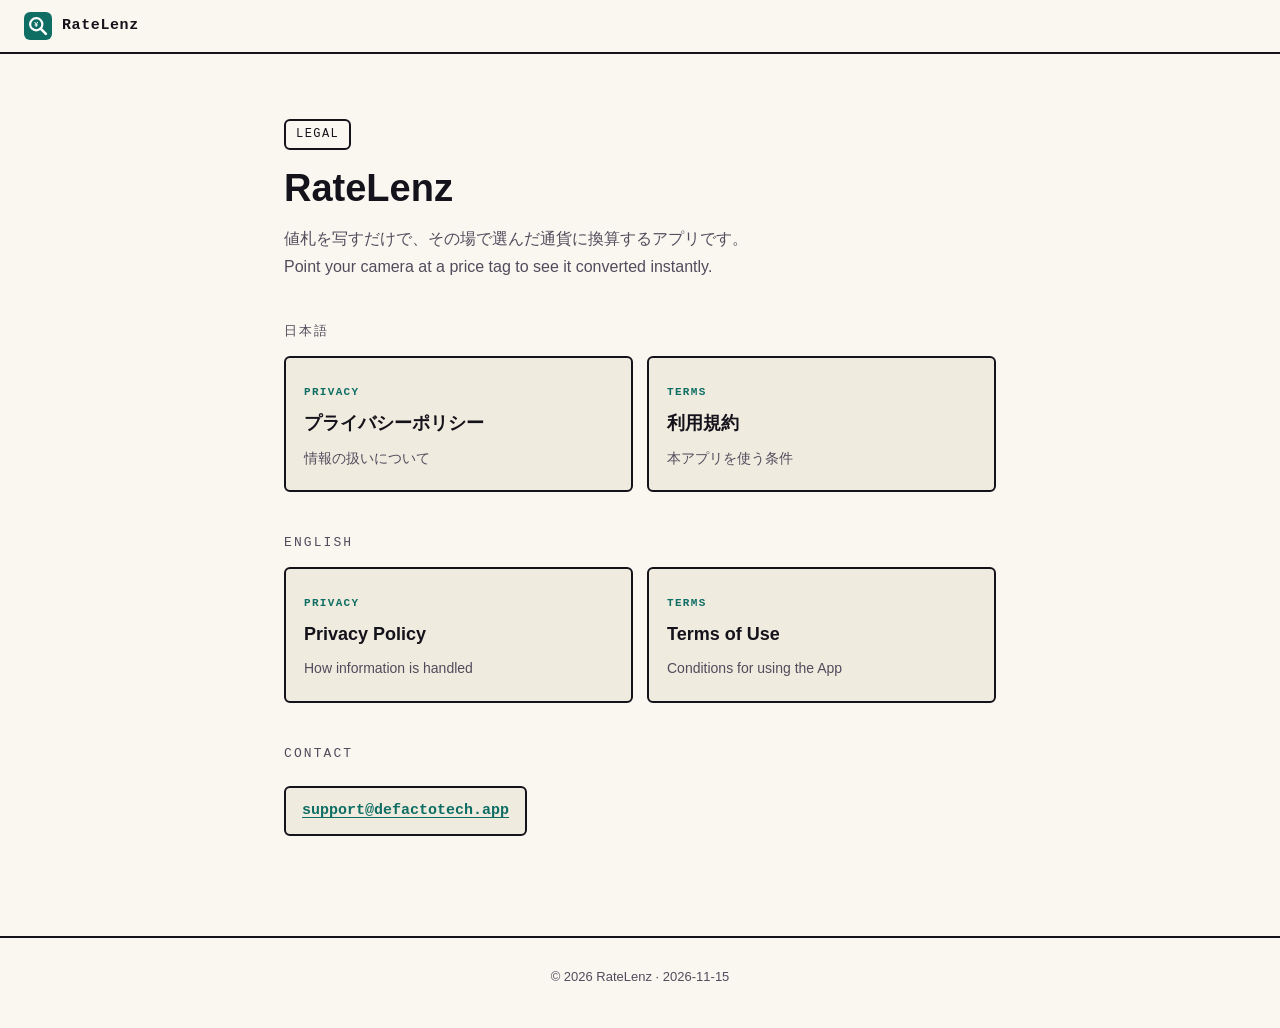
<file: index.html>
<!DOCTYPE html>
<html lang="ja">
<head>
  <meta charset="UTF-8" />
  <meta name="viewport" content="width=device-width, initial-scale=1, viewport-fit=cover" />
  <title>RateLenz — Legal</title>
  <meta name="description" content="RateLenz のプライバシーポリシーと利用規約 / Privacy Policy and Terms of Use for RateLenz." />
  <link rel="icon" href="./assets/icons/favicon.svg" type="image/svg+xml" />
  <link rel="stylesheet" href="./assets/css/style.css" />
</head>
<body>
  <header class="site-header">
    <a class="brand" href="./">
      <img src="./assets/icons/favicon.svg" alt="" />
      <span>RateLenz</span>
    </a>
  </header>

  <main>
    <div class="landing-hero">
      <span class="badge">Legal</span>
      <h1>RateLenz</h1>
      <p>値札を写すだけで、その場で選んだ通貨に換算するアプリです。<br />Point your camera at a price tag to see it converted instantly.</p>
    </div>

    <p class="group-title">日本語</p>
    <div class="doc-grid">
      <a class="doc-card" href="./privacy/ja/"><span class="label">Privacy</span><h3>プライバシーポリシー</h3><p>情報の扱いについて</p></a>
      <a class="doc-card" href="./terms/ja/"><span class="label">Terms</span><h3>利用規約</h3><p>本アプリを使う条件</p></a>
    </div>

    <p class="group-title">English</p>
    <div class="doc-grid">
      <a class="doc-card" href="./privacy/en/"><span class="label">Privacy</span><h3>Privacy Policy</h3><p>How information is handled</p></a>
      <a class="doc-card" href="./terms/en/"><span class="label">Terms</span><h3>Terms of Use</h3><p>Conditions for using the App</p></a>
    </div>

    <p class="group-title">Contact</p>
    <p><a class="contact" href="mailto:support@defactotech.app?subject=RateLenz">support@defactotech.app</a></p>
  </main>

  <footer class="site-footer">
    <div>© 2026 RateLenz · 2026-11-15</div>
  </footer>
</body>
</html>
</file>
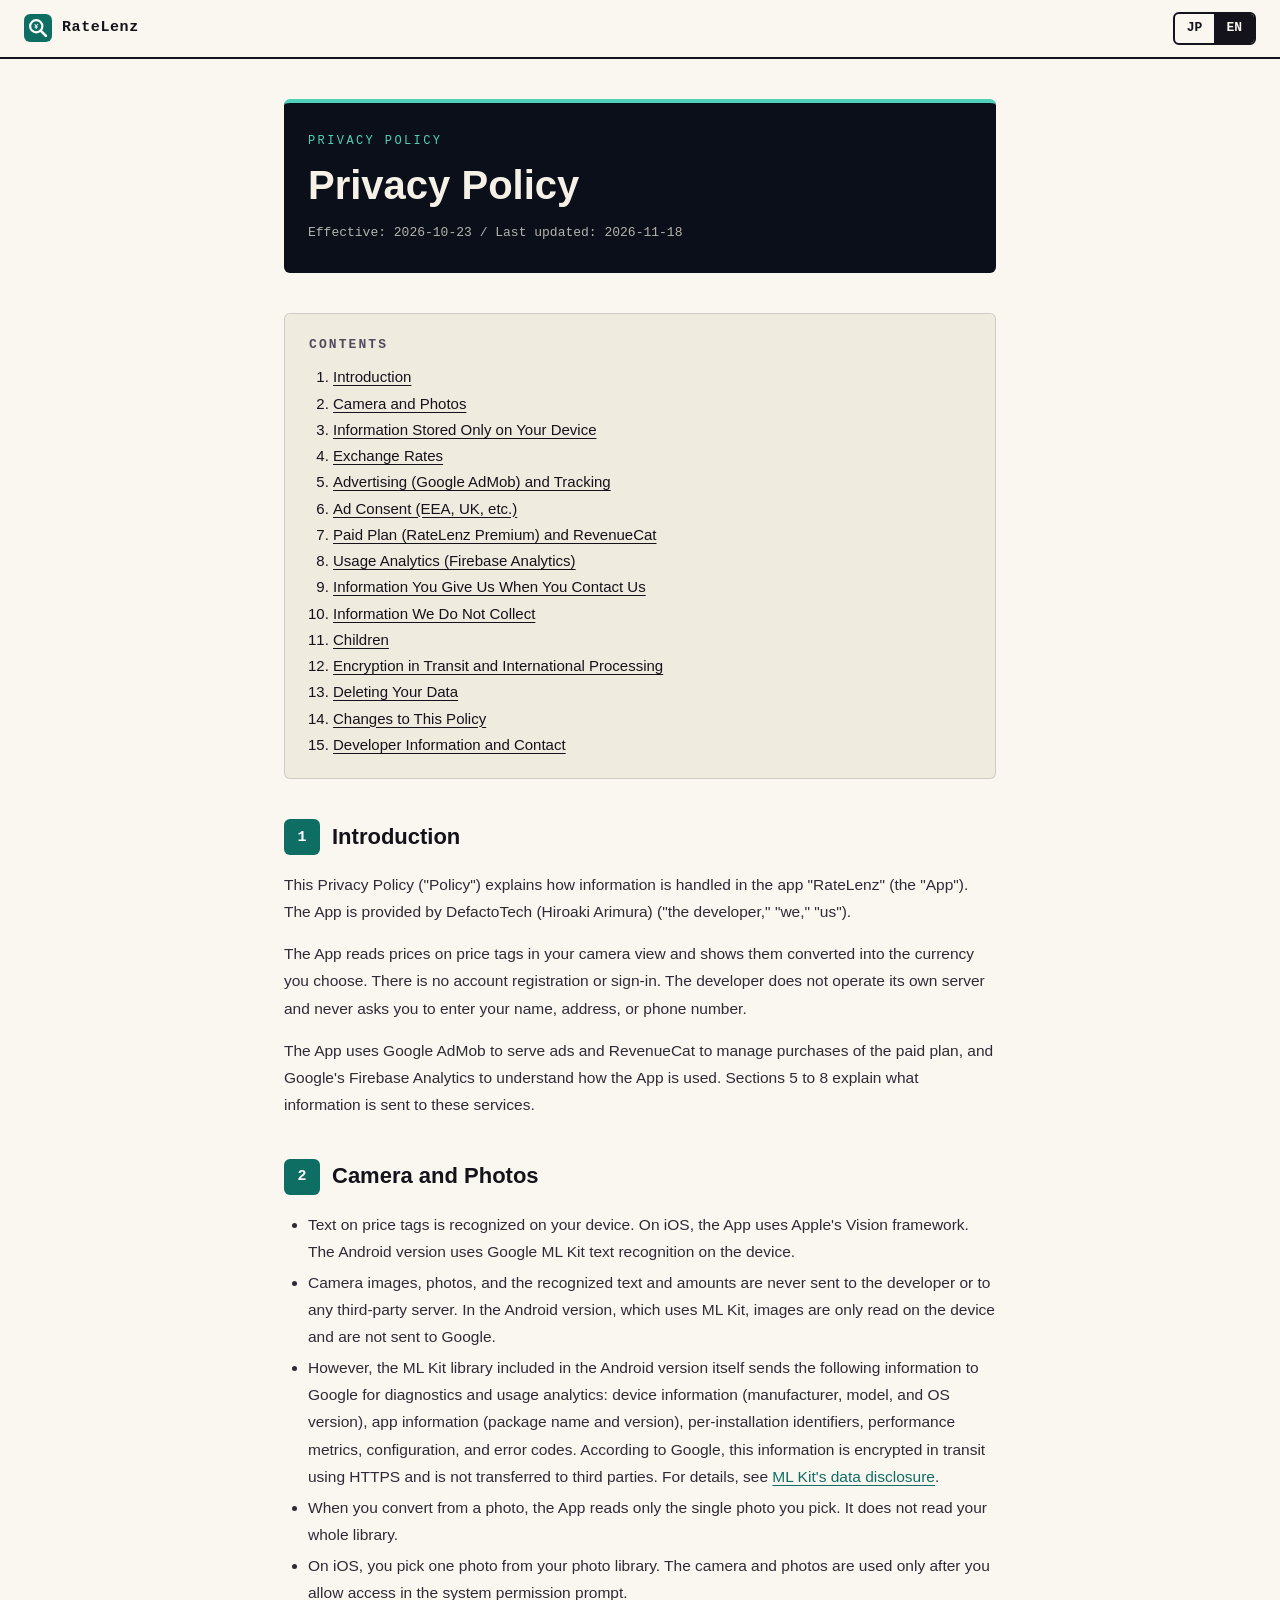
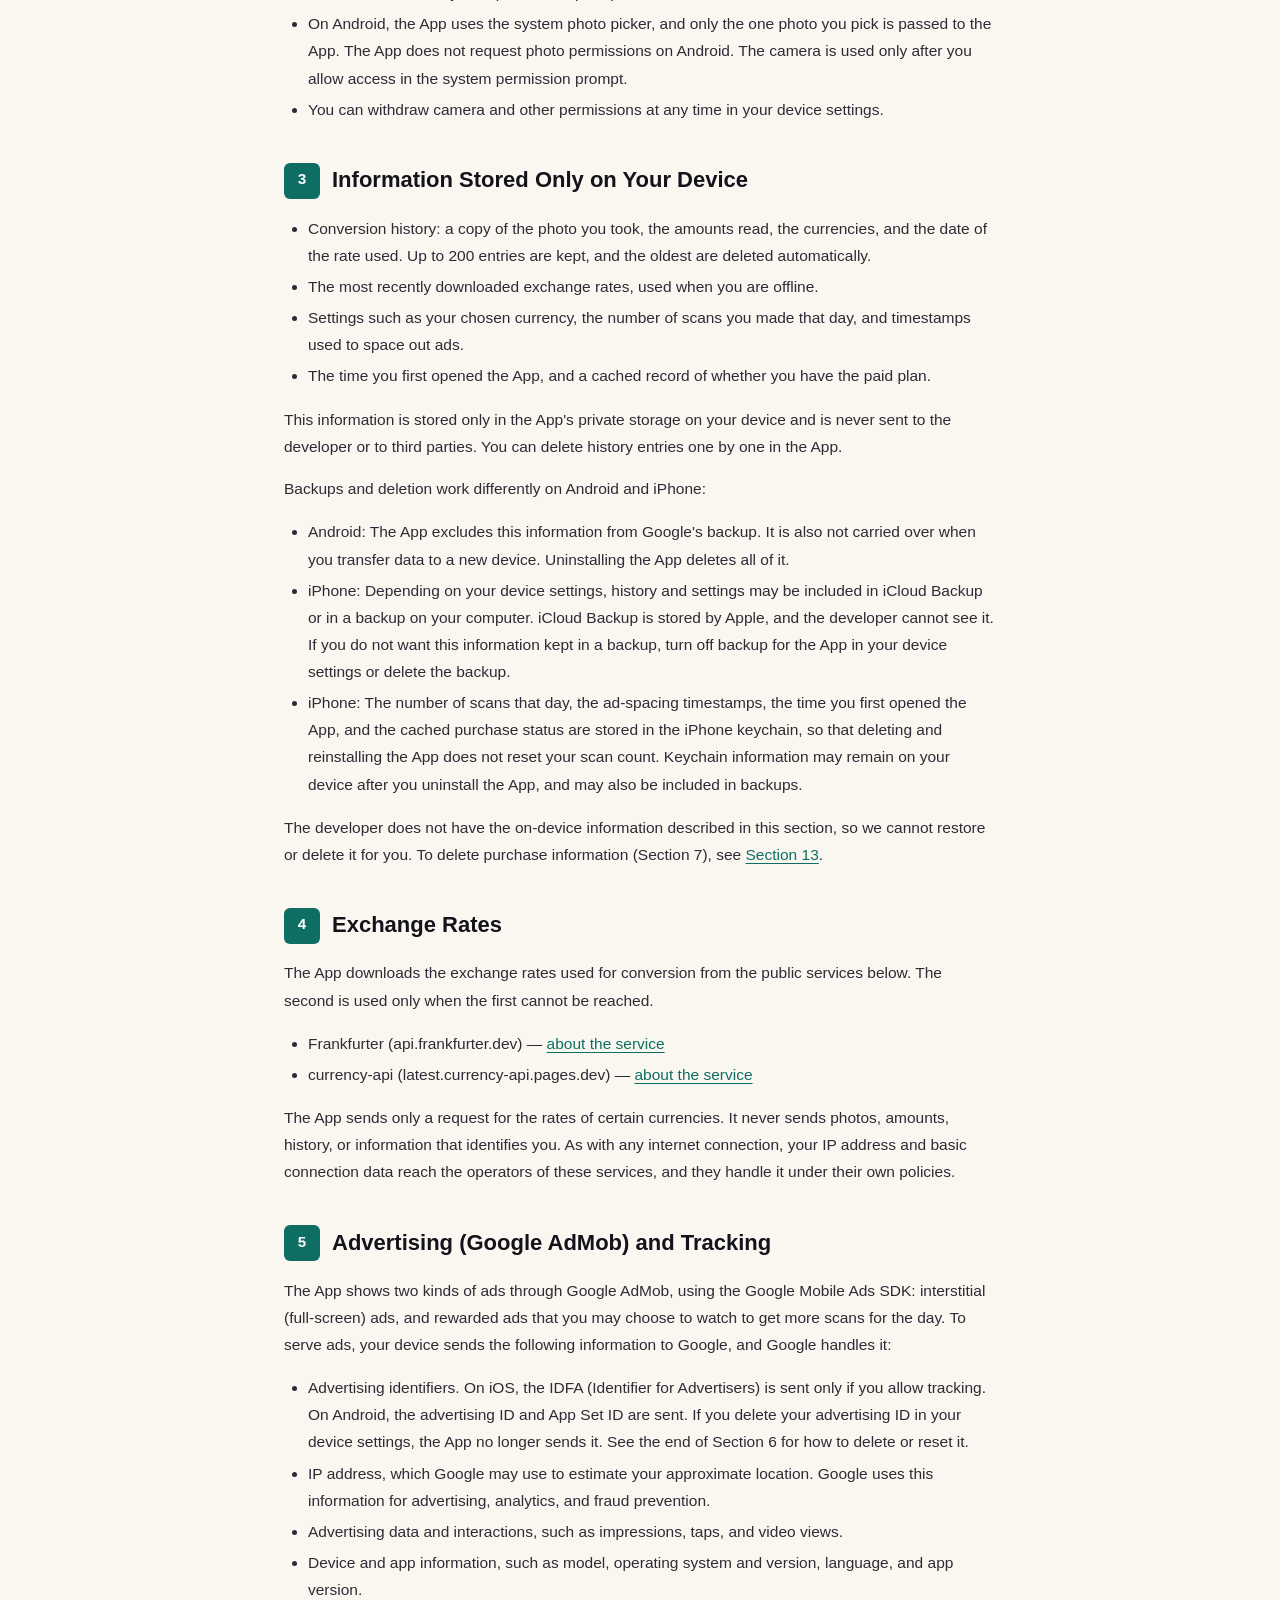
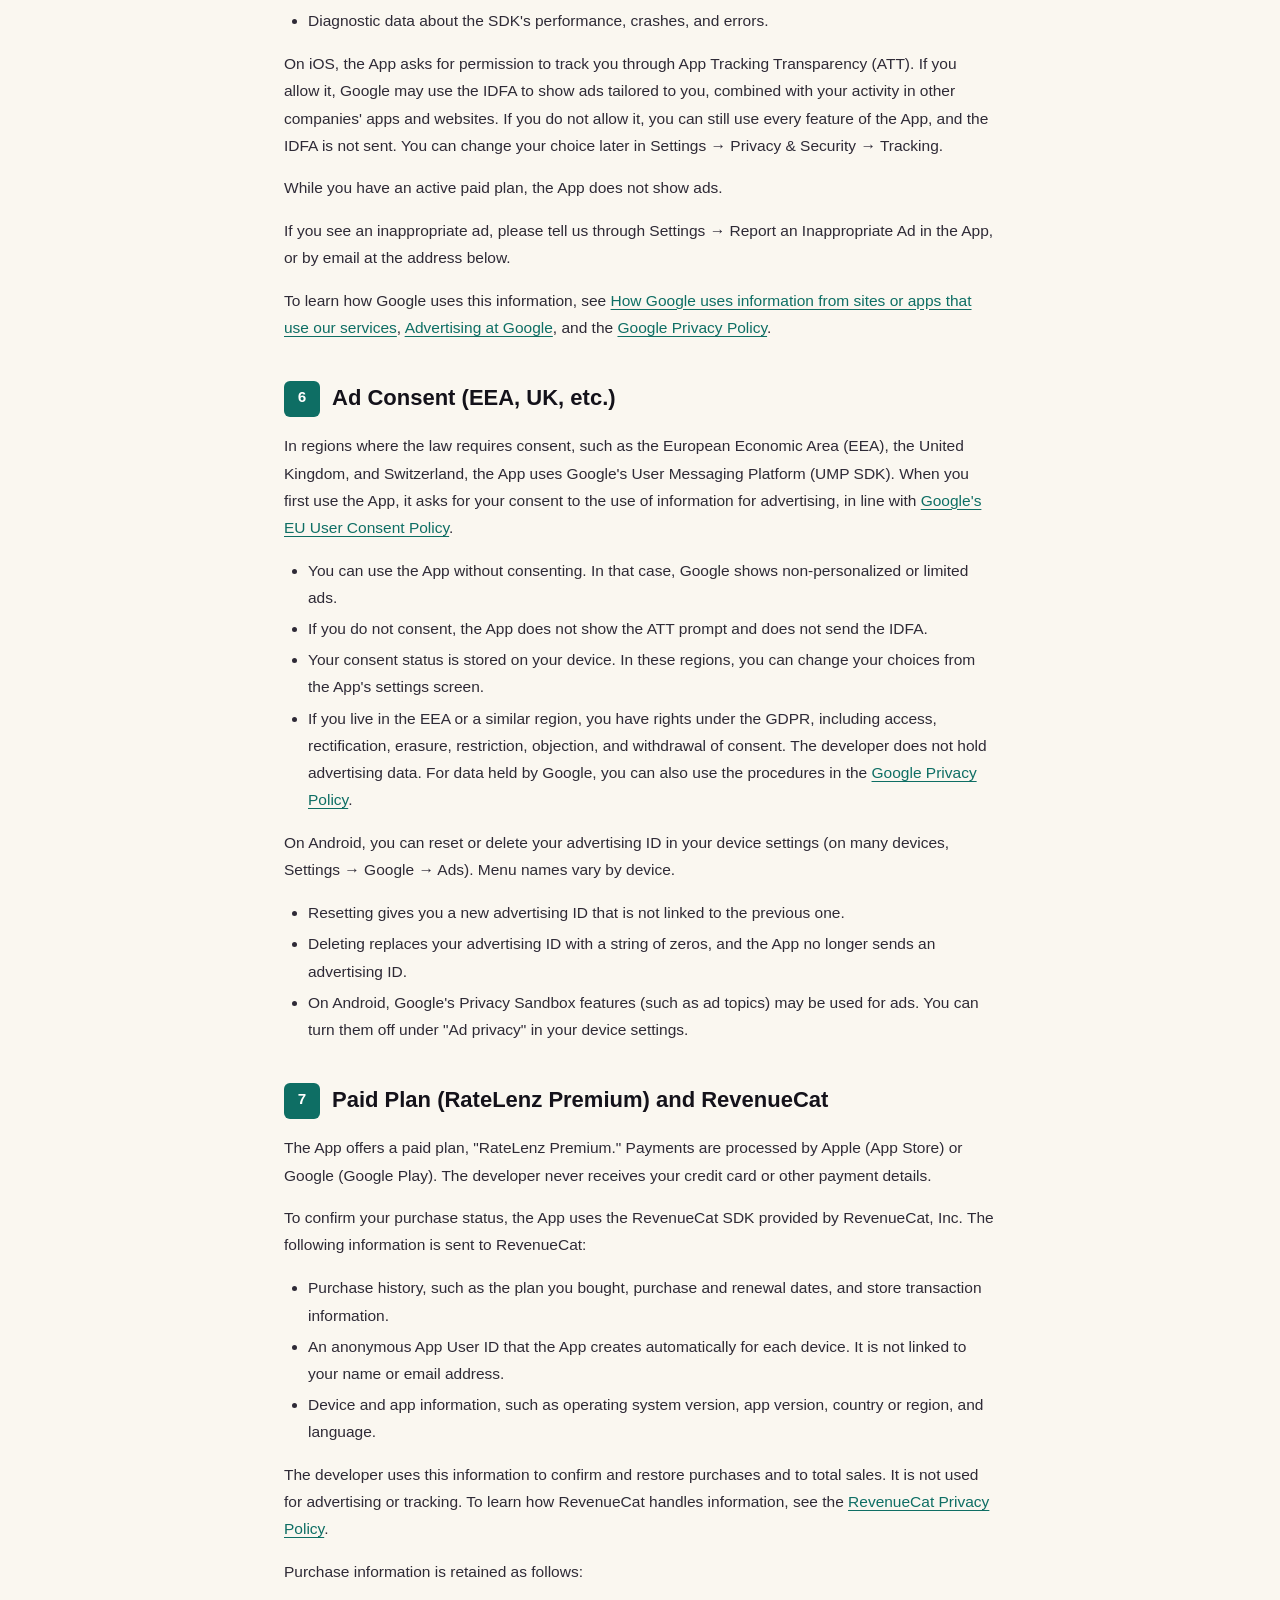
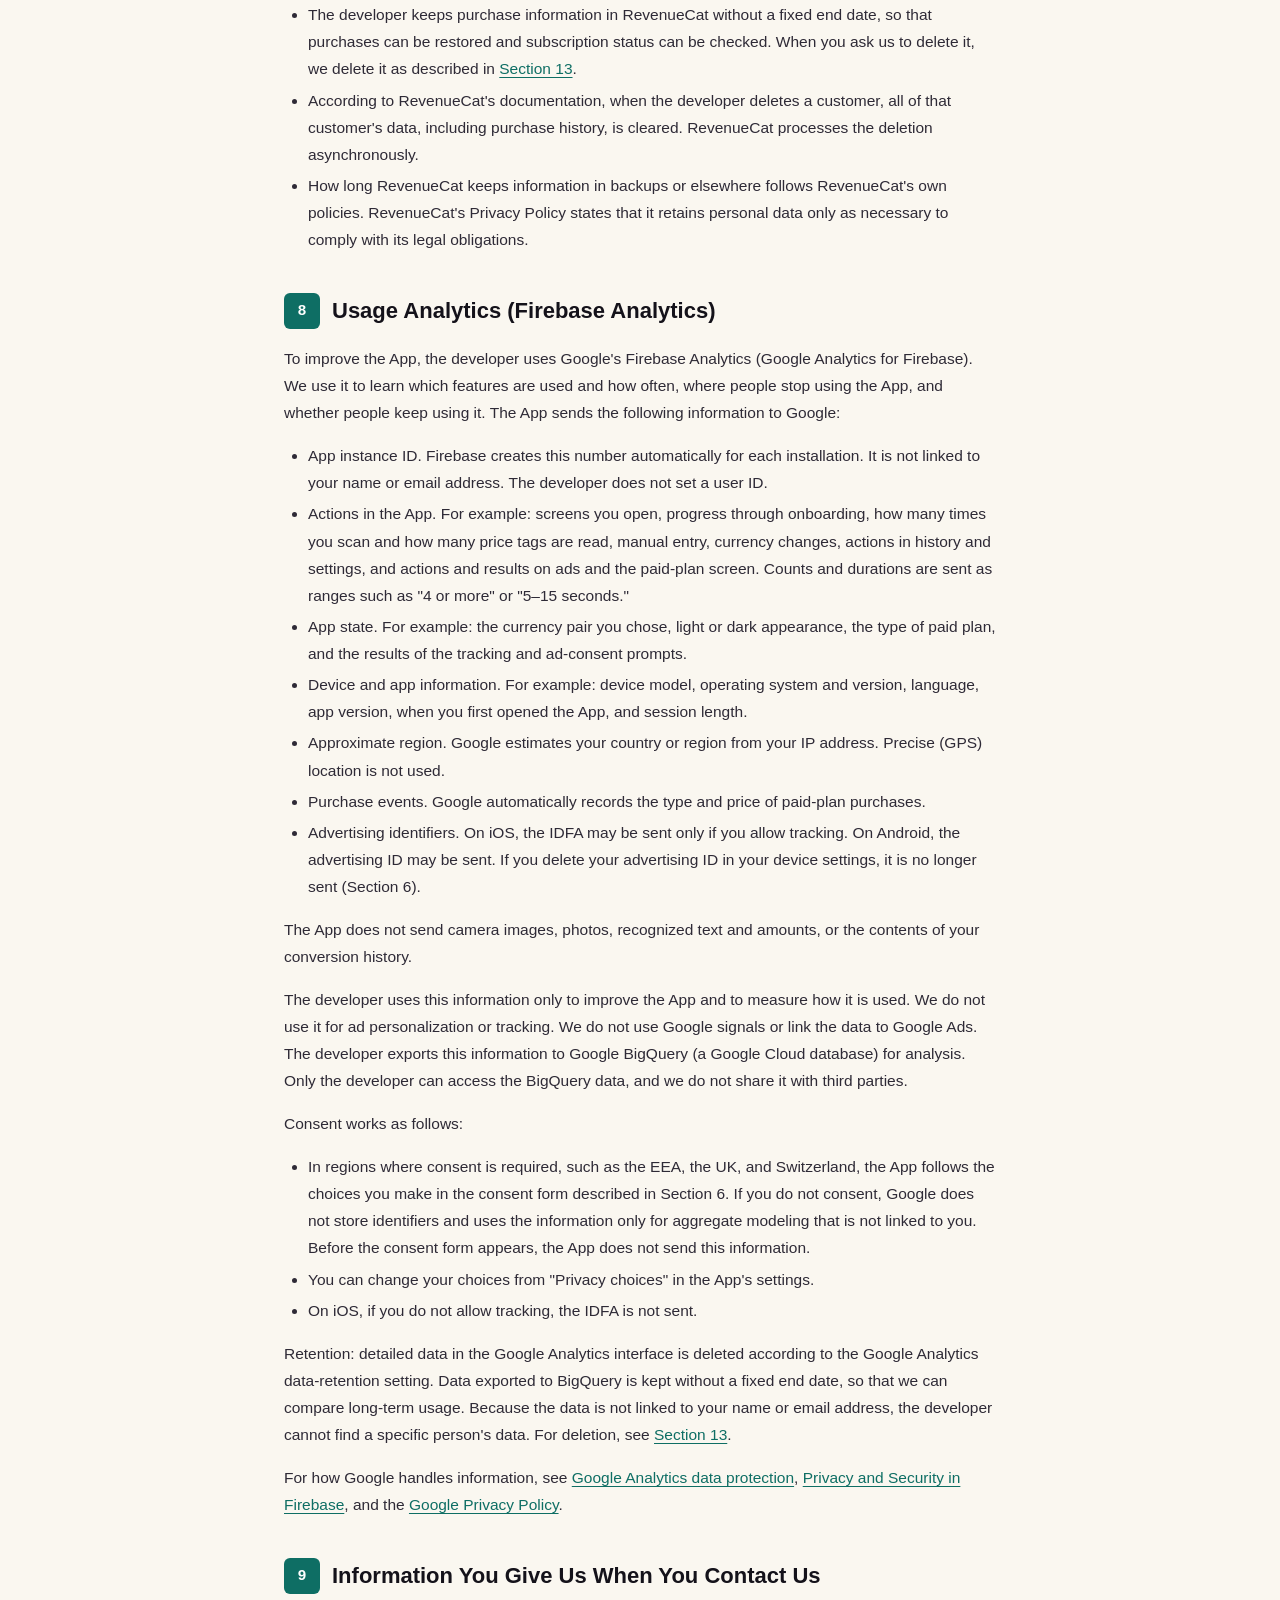
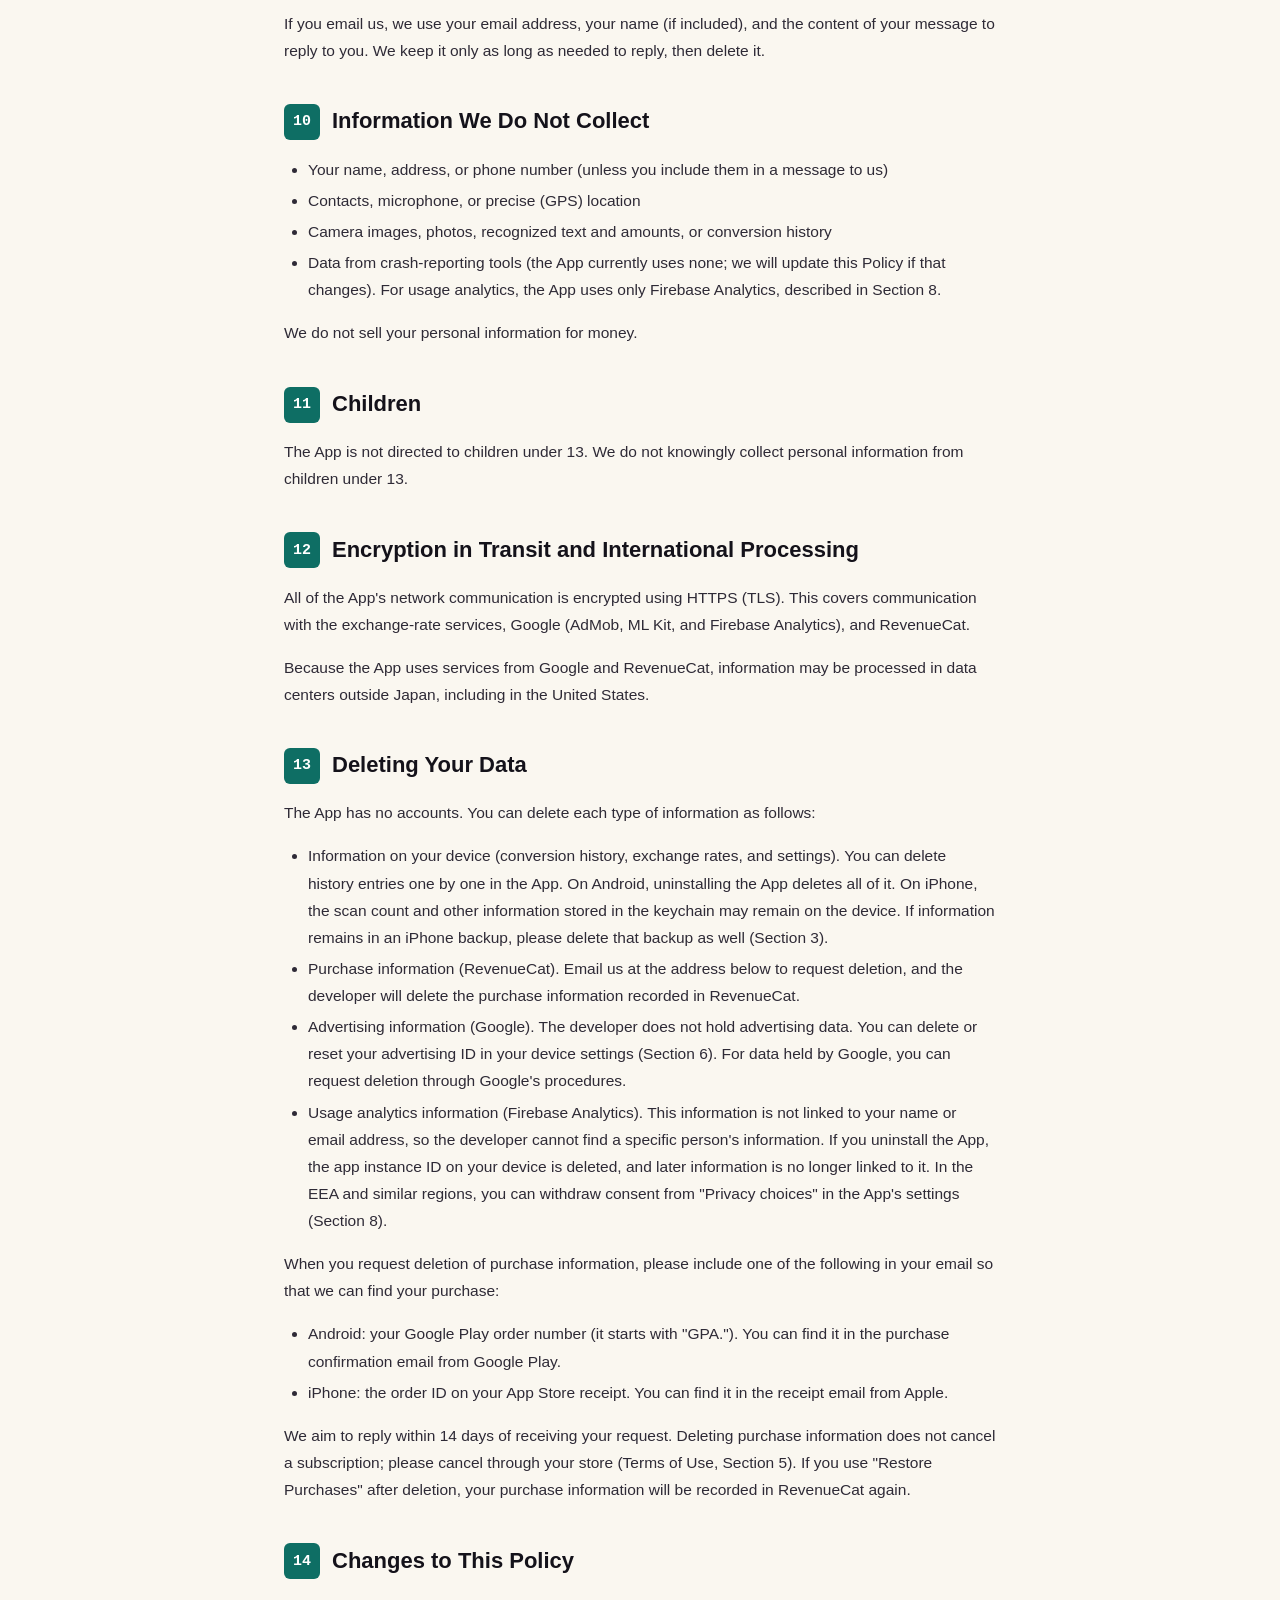
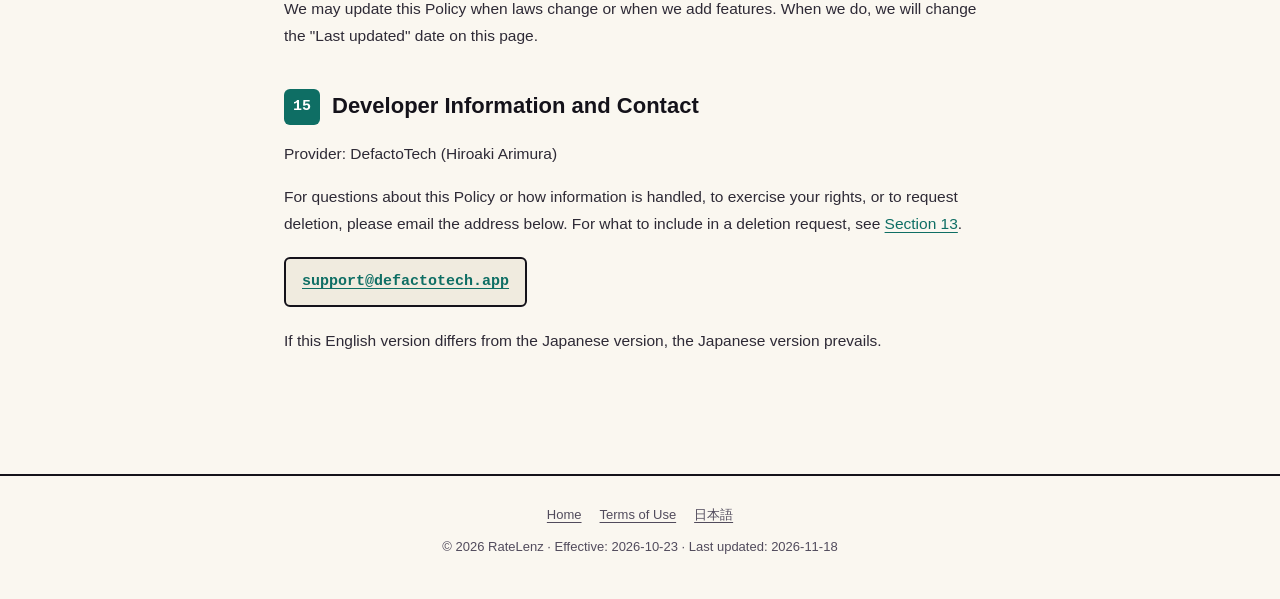
<file: privacy/en/index.html>
<!DOCTYPE html>
<html lang="en">
<head>
  <meta charset="UTF-8" />
  <meta name="viewport" content="width=device-width, initial-scale=1, viewport-fit=cover" />
  <title>Privacy Policy — RateLenz</title>
  <meta name="description" content="Privacy Policy for RateLenz: on-device text recognition, local history, exchange-rate requests, Google AdMob, RevenueCat, and Firebase Analytics." />
  <link rel="alternate" hreflang="ja" href="https://hiro0211.github.io/ratelens-legal/privacy/ja/" />
  <link rel="alternate" hreflang="en" href="https://hiro0211.github.io/ratelens-legal/privacy/en/" />
  <link rel="icon" href="../../assets/icons/favicon.svg" type="image/svg+xml" />
  <link rel="stylesheet" href="../../assets/css/style.css" />
</head>
<body>
  <header class="site-header">
    <a class="brand" href="../../">
      <img src="../../assets/icons/favicon.svg" alt="" />
      <span>RateLenz</span>
    </a>
    <nav class="lang-switch" aria-label="Language">
      <a href="../ja/" hreflang="ja">JP</a>
      <a href="../en/" hreflang="en" class="active">EN</a>
    </nav>
  </header>

  <main>
    <div class="hero">
      <p class="eyebrow">Privacy Policy</p>
      <h1>Privacy Policy</h1>
      <p class="meta">Effective: 2026-10-23 / Last updated: 2026-11-18</p>
    </div>

    <nav class="toc" aria-label="Contents">
      <h2>Contents</h2>
      <ol>
        <li><a href="#s1">Introduction</a></li>
        <li><a href="#s2">Camera and Photos</a></li>
        <li><a href="#s3">Information Stored Only on Your Device</a></li>
        <li><a href="#s4">Exchange Rates</a></li>
        <li><a href="#s5">Advertising (Google AdMob) and Tracking</a></li>
        <li><a href="#s6">Ad Consent (EEA, UK, etc.)</a></li>
        <li><a href="#s7">Paid Plan (RateLenz Premium) and RevenueCat</a></li>
        <li><a href="#analytics">Usage Analytics (Firebase Analytics)</a></li>
        <li><a href="#s8">Information You Give Us When You Contact Us</a></li>
        <li><a href="#s9">Information We Do Not Collect</a></li>
        <li><a href="#s10">Children</a></li>
        <li><a href="#s11">Encryption in Transit and International Processing</a></li>
        <li><a href="#deletion">Deleting Your Data</a></li>
        <li><a href="#s13">Changes to This Policy</a></li>
        <li><a href="#s14">Developer Information and Contact</a></li>
      </ol>
    </nav>

    <section class="legal" id="s1">
      <h2><span class="num">1</span>Introduction</h2>
<p>This Privacy Policy ("Policy") explains how information is handled in the app "RateLenz" (the "App"). The App is provided by DefactoTech (Hiroaki Arimura) ("the developer," "we," "us").</p>
      <p>The App reads prices on price tags in your camera view and shows them converted into the currency you choose. There is no account registration or sign-in. The developer does not operate its own server and never asks you to enter your name, address, or phone number.</p>
      <p>The App uses Google AdMob to serve ads and RevenueCat to manage purchases of the paid plan, and Google's Firebase Analytics to understand how the App is used. Sections 5 to 8 explain what information is sent to these services.</p>
    </section>

    <section class="legal" id="s2">
      <h2><span class="num">2</span>Camera and Photos</h2>
<ul>
        <li>Text on price tags is recognized on your device. On iOS, the App uses Apple's Vision framework. The Android version uses Google ML Kit text recognition on the device.</li>
        <li>Camera images, photos, and the recognized text and amounts are never sent to the developer or to any third-party server. In the Android version, which uses ML Kit, images are only read on the device and are not sent to Google.</li>
        <li>However, the ML Kit library included in the Android version itself sends the following information to Google for diagnostics and usage analytics: device information (manufacturer, model, and OS version), app information (package name and version), per-installation identifiers, performance metrics, configuration, and error codes. According to Google, this information is encrypted in transit using HTTPS and is not transferred to third parties. For details, see <a href="https://developers.google.com/ml-kit/android-data-disclosure" target="_blank" rel="noopener">ML Kit's data disclosure</a>.</li>
        <li>When you convert from a photo, the App reads only the single photo you pick. It does not read your whole library.</li>
        <li>On iOS, you pick one photo from your photo library. The camera and photos are used only after you allow access in the system permission prompt.</li>
        <li>On Android, the App uses the system photo picker, and only the one photo you pick is passed to the App. The App does not request photo permissions on Android. The camera is used only after you allow access in the system permission prompt.</li>
        <li>You can withdraw camera and other permissions at any time in your device settings.</li>
      </ul>
    </section>

    <section class="legal" id="s3">
      <h2><span class="num">3</span>Information Stored Only on Your Device</h2>
<ul>
        <li>Conversion history: a copy of the photo you took, the amounts read, the currencies, and the date of the rate used. Up to 200 entries are kept, and the oldest are deleted automatically.</li>
        <li>The most recently downloaded exchange rates, used when you are offline.</li>
        <li>Settings such as your chosen currency, the number of scans you made that day, and timestamps used to space out ads.</li>
        <li>The time you first opened the App, and a cached record of whether you have the paid plan.</li>
      </ul>
      <p>This information is stored only in the App's private storage on your device and is never sent to the developer or to third parties. You can delete history entries one by one in the App.</p>
      <p>Backups and deletion work differently on Android and iPhone:</p>
      <ul>
        <li>Android: The App excludes this information from Google's backup. It is also not carried over when you transfer data to a new device. Uninstalling the App deletes all of it.</li>
        <li>iPhone: Depending on your device settings, history and settings may be included in iCloud Backup or in a backup on your computer. iCloud Backup is stored by Apple, and the developer cannot see it. If you do not want this information kept in a backup, turn off backup for the App in your device settings or delete the backup.</li>
        <li>iPhone: The number of scans that day, the ad-spacing timestamps, the time you first opened the App, and the cached purchase status are stored in the iPhone keychain, so that deleting and reinstalling the App does not reset your scan count. Keychain information may remain on your device after you uninstall the App, and may also be included in backups.</li>
      </ul>
      <p>The developer does not have the on-device information described in this section, so we cannot restore or delete it for you. To delete purchase information (Section 7), see <a href="#deletion">Section 13</a>.</p>
    </section>

    <section class="legal" id="s4">
      <h2><span class="num">4</span>Exchange Rates</h2>
<p>The App downloads the exchange rates used for conversion from the public services below. The second is used only when the first cannot be reached.</p>
      <ul>
        <li>Frankfurter (api.frankfurter.dev) — <a href="https://frankfurter.dev/" target="_blank" rel="noopener">about the service</a></li>
        <li>currency-api (latest.currency-api.pages.dev) — <a href="https://github.com/fawazahmed0/exchange-api" target="_blank" rel="noopener">about the service</a></li>
      </ul>
      <p>The App sends only a request for the rates of certain currencies. It never sends photos, amounts, history, or information that identifies you. As with any internet connection, your IP address and basic connection data reach the operators of these services, and they handle it under their own policies.</p>
    </section>

    <section class="legal" id="s5">
      <h2><span class="num">5</span>Advertising (Google AdMob) and Tracking</h2>
<p>The App shows two kinds of ads through Google AdMob, using the Google Mobile Ads SDK: interstitial (full-screen) ads, and rewarded ads that you may choose to watch to get more scans for the day. To serve ads, your device sends the following information to Google, and Google handles it:</p>
      <ul>
        <li>Advertising identifiers. On iOS, the IDFA (Identifier for Advertisers) is sent only if you allow tracking. On Android, the advertising ID and App Set ID are sent. If you delete your advertising ID in your device settings, the App no longer sends it. See the end of Section 6 for how to delete or reset it.</li>
        <li>IP address, which Google may use to estimate your approximate location. Google uses this information for advertising, analytics, and fraud prevention.</li>
        <li>Advertising data and interactions, such as impressions, taps, and video views.</li>
        <li>Device and app information, such as model, operating system and version, language, and app version.</li>
        <li>Diagnostic data about the SDK's performance, crashes, and errors.</li>
      </ul>
      <p>On iOS, the App asks for permission to track you through App Tracking Transparency (ATT). If you allow it, Google may use the IDFA to show ads tailored to you, combined with your activity in other companies' apps and websites. If you do not allow it, you can still use every feature of the App, and the IDFA is not sent. You can change your choice later in Settings → Privacy &amp; Security → Tracking.</p>
      <p>While you have an active paid plan, the App does not show ads.</p>
      <p>If you see an inappropriate ad, please tell us through Settings → Report an Inappropriate Ad in the App, or by email at the address below.</p>
      <p>To learn how Google uses this information, see <a href="https://policies.google.com/technologies/partner-sites" target="_blank" rel="noopener">How Google uses information from sites or apps that use our services</a>, <a href="https://policies.google.com/technologies/ads" target="_blank" rel="noopener">Advertising at Google</a>, and the <a href="https://policies.google.com/privacy" target="_blank" rel="noopener">Google Privacy Policy</a>.</p>
    </section>

    <section class="legal" id="s6">
      <h2><span class="num">6</span>Ad Consent (EEA, UK, etc.)</h2>
<p>In regions where the law requires consent, such as the European Economic Area (EEA), the United Kingdom, and Switzerland, the App uses Google's User Messaging Platform (UMP SDK). When you first use the App, it asks for your consent to the use of information for advertising, in line with <a href="https://www.google.com/about/company/user-consent-policy/" target="_blank" rel="noopener">Google's EU User Consent Policy</a>.</p>
      <ul>
        <li>You can use the App without consenting. In that case, Google shows non-personalized or limited ads.</li>
        <li>If you do not consent, the App does not show the ATT prompt and does not send the IDFA.</li>
        <li>Your consent status is stored on your device. In these regions, you can change your choices from the App's settings screen.</li>
        <li>If you live in the EEA or a similar region, you have rights under the GDPR, including access, rectification, erasure, restriction, objection, and withdrawal of consent. The developer does not hold advertising data. For data held by Google, you can also use the procedures in the <a href="https://policies.google.com/privacy" target="_blank" rel="noopener">Google Privacy Policy</a>.</li>
      </ul>
      <p>On Android, you can reset or delete your advertising ID in your device settings (on many devices, Settings → Google → Ads). Menu names vary by device.</p>
      <ul>
        <li>Resetting gives you a new advertising ID that is not linked to the previous one.</li>
        <li>Deleting replaces your advertising ID with a string of zeros, and the App no longer sends an advertising ID.</li>
        <li>On Android, Google's Privacy Sandbox features (such as ad topics) may be used for ads. You can turn them off under "Ad privacy" in your device settings.</li>
      </ul>
    </section>

    <section class="legal" id="s7">
      <h2><span class="num">7</span>Paid Plan (RateLenz Premium) and RevenueCat</h2>
<p>The App offers a paid plan, "RateLenz Premium." Payments are processed by Apple (App Store) or Google (Google Play). The developer never receives your credit card or other payment details.</p>
      <p>To confirm your purchase status, the App uses the RevenueCat SDK provided by RevenueCat, Inc. The following information is sent to RevenueCat:</p>
      <ul>
        <li>Purchase history, such as the plan you bought, purchase and renewal dates, and store transaction information.</li>
        <li>An anonymous App User ID that the App creates automatically for each device. It is not linked to your name or email address.</li>
        <li>Device and app information, such as operating system version, app version, country or region, and language.</li>
      </ul>
      <p>The developer uses this information to confirm and restore purchases and to total sales. It is not used for advertising or tracking. To learn how RevenueCat handles information, see the <a href="https://www.revenuecat.com/privacy/" target="_blank" rel="noopener">RevenueCat Privacy Policy</a>.</p>
      <p>Purchase information is retained as follows:</p>
      <ul>
        <li>The developer keeps purchase information in RevenueCat without a fixed end date, so that purchases can be restored and subscription status can be checked. When you ask us to delete it, we delete it as described in <a href="#deletion">Section 13</a>.</li>
        <li>According to RevenueCat's documentation, when the developer deletes a customer, all of that customer's data, including purchase history, is cleared. RevenueCat processes the deletion asynchronously.</li>
        <li>How long RevenueCat keeps information in backups or elsewhere follows RevenueCat's own policies. RevenueCat's Privacy Policy states that it retains personal data only as necessary to comply with its legal obligations.</li>
      </ul>
    </section>

    <section class="legal" id="analytics">
      <h2><span class="num">8</span>Usage Analytics (Firebase Analytics)</h2>
<p>To improve the App, the developer uses Google's Firebase Analytics (Google Analytics for Firebase). We use it to learn which features are used and how often, where people stop using the App, and whether people keep using it. The App sends the following information to Google:</p>
      <ul>
        <li>App instance ID. Firebase creates this number automatically for each installation. It is not linked to your name or email address. The developer does not set a user ID.</li>
        <li>Actions in the App. For example: screens you open, progress through onboarding, how many times you scan and how many price tags are read, manual entry, currency changes, actions in history and settings, and actions and results on ads and the paid-plan screen. Counts and durations are sent as ranges such as "4 or more" or "5–15 seconds."</li>
        <li>App state. For example: the currency pair you chose, light or dark appearance, the type of paid plan, and the results of the tracking and ad-consent prompts.</li>
        <li>Device and app information. For example: device model, operating system and version, language, app version, when you first opened the App, and session length.</li>
        <li>Approximate region. Google estimates your country or region from your IP address. Precise (GPS) location is not used.</li>
        <li>Purchase events. Google automatically records the type and price of paid-plan purchases.</li>
        <li>Advertising identifiers. On iOS, the IDFA may be sent only if you allow tracking. On Android, the advertising ID may be sent. If you delete your advertising ID in your device settings, it is no longer sent (Section 6).</li>
      </ul>
      <p>The App does not send camera images, photos, recognized text and amounts, or the contents of your conversion history.</p>
      <p>The developer uses this information only to improve the App and to measure how it is used. We do not use it for ad personalization or tracking. We do not use Google signals or link the data to Google Ads. The developer exports this information to Google BigQuery (a Google Cloud database) for analysis. Only the developer can access the BigQuery data, and we do not share it with third parties.</p>
      <p>Consent works as follows:</p>
      <ul>
        <li>In regions where consent is required, such as the EEA, the UK, and Switzerland, the App follows the choices you make in the consent form described in Section 6. If you do not consent, Google does not store identifiers and uses the information only for aggregate modeling that is not linked to you. Before the consent form appears, the App does not send this information.</li>
        <li>You can change your choices from "Privacy choices" in the App's settings.</li>
        <li>On iOS, if you do not allow tracking, the IDFA is not sent.</li>
      </ul>
      <p>Retention: detailed data in the Google Analytics interface is deleted according to the Google Analytics data-retention setting. Data exported to BigQuery is kept without a fixed end date, so that we can compare long-term usage. Because the data is not linked to your name or email address, the developer cannot find a specific person's data. For deletion, see <a href="#deletion">Section 13</a>.</p>
      <p>For how Google handles information, see <a href="https://support.google.com/analytics/answer/11593727" target="_blank" rel="noopener">Google Analytics data protection</a>, <a href="https://firebase.google.com/support/privacy" target="_blank" rel="noopener">Privacy and Security in Firebase</a>, and the <a href="https://policies.google.com/privacy" target="_blank" rel="noopener">Google Privacy Policy</a>.</p>
    </section>

    <section class="legal" id="s8">
      <h2><span class="num">9</span>Information You Give Us When You Contact Us</h2>
<p>If you email us, we use your email address, your name (if included), and the content of your message to reply to you. We keep it only as long as needed to reply, then delete it.</p>
    </section>

    <section class="legal" id="s9">
      <h2><span class="num">10</span>Information We Do Not Collect</h2>
<ul>
        <li>Your name, address, or phone number (unless you include them in a message to us)</li>
        <li>Contacts, microphone, or precise (GPS) location</li>
        <li>Camera images, photos, recognized text and amounts, or conversion history</li>
        <li>Data from crash-reporting tools (the App currently uses none; we will update this Policy if that changes). For usage analytics, the App uses only Firebase Analytics, described in Section 8.</li>
      </ul>
      <p>We do not sell your personal information for money.</p>
    </section>

    <section class="legal" id="s10">
      <h2><span class="num">11</span>Children</h2>
<p>The App is not directed to children under 13. We do not knowingly collect personal information from children under 13.</p>
    </section>

    <section class="legal" id="s11">
      <h2><span class="num">12</span>Encryption in Transit and International Processing</h2>
<p>All of the App's network communication is encrypted using HTTPS (TLS). This covers communication with the exchange-rate services, Google (AdMob, ML Kit, and Firebase Analytics), and RevenueCat.</p>
      <p>Because the App uses services from Google and RevenueCat, information may be processed in data centers outside Japan, including in the United States.</p>
    </section>

    <section class="legal" id="s12">
      <h2 id="deletion"><span class="num">13</span>Deleting Your Data</h2>
<p>The App has no accounts. You can delete each type of information as follows:</p>
      <ul>
        <li>Information on your device (conversion history, exchange rates, and settings). You can delete history entries one by one in the App. On Android, uninstalling the App deletes all of it. On iPhone, the scan count and other information stored in the keychain may remain on the device. If information remains in an iPhone backup, please delete that backup as well (Section 3).</li>
        <li>Purchase information (RevenueCat). Email us at the address below to request deletion, and the developer will delete the purchase information recorded in RevenueCat.</li>
        <li>Advertising information (Google). The developer does not hold advertising data. You can delete or reset your advertising ID in your device settings (Section 6). For data held by Google, you can request deletion through Google's procedures.</li>
        <li>Usage analytics information (Firebase Analytics). This information is not linked to your name or email address, so the developer cannot find a specific person's information. If you uninstall the App, the app instance ID on your device is deleted, and later information is no longer linked to it. In the EEA and similar regions, you can withdraw consent from "Privacy choices" in the App's settings (Section 8).</li>
      </ul>
      <p>When you request deletion of purchase information, please include one of the following in your email so that we can find your purchase:</p>
      <ul>
        <li>Android: your Google Play order number (it starts with "GPA."). You can find it in the purchase confirmation email from Google Play.</li>
        <li>iPhone: the order ID on your App Store receipt. You can find it in the receipt email from Apple.</li>
      </ul>
      <p>We aim to reply within 14 days of receiving your request. Deleting purchase information does not cancel a subscription; please cancel through your store (Terms of Use, Section 5). If you use "Restore Purchases" after deletion, your purchase information will be recorded in RevenueCat again.</p>
    </section>

    <section class="legal" id="s13">
      <h2><span class="num">14</span>Changes to This Policy</h2>
<p>We may update this Policy when laws change or when we add features. When we do, we will change the "Last updated" date on this page.</p>
    </section>

    <section class="legal" id="s14">
      <h2><span class="num">15</span>Developer Information and Contact</h2>
<p>Provider: DefactoTech (Hiroaki Arimura)</p>
      <p>For questions about this Policy or how information is handled, to exercise your rights, or to request deletion, please email the address below. For what to include in a deletion request, see <a href="#deletion">Section 13</a>.</p>
      <p><a class="contact" href="mailto:support@defactotech.app?subject=RateLenz%20Privacy">support@defactotech.app</a></p>
      <p>If this English version differs from the Japanese version, the Japanese version prevails.</p>
    </section>
  </main>

  <footer class="site-footer">
    <div class="links">
      <a href="../../">Home</a>
      <a href="../../terms/en/">Terms of Use</a>
      <a href="../ja/">日本語</a>
    </div>
    <div>© 2026 RateLenz · Effective: 2026-10-23 · Last updated: 2026-11-18</div>
  </footer>
</body>
</html>
</file>
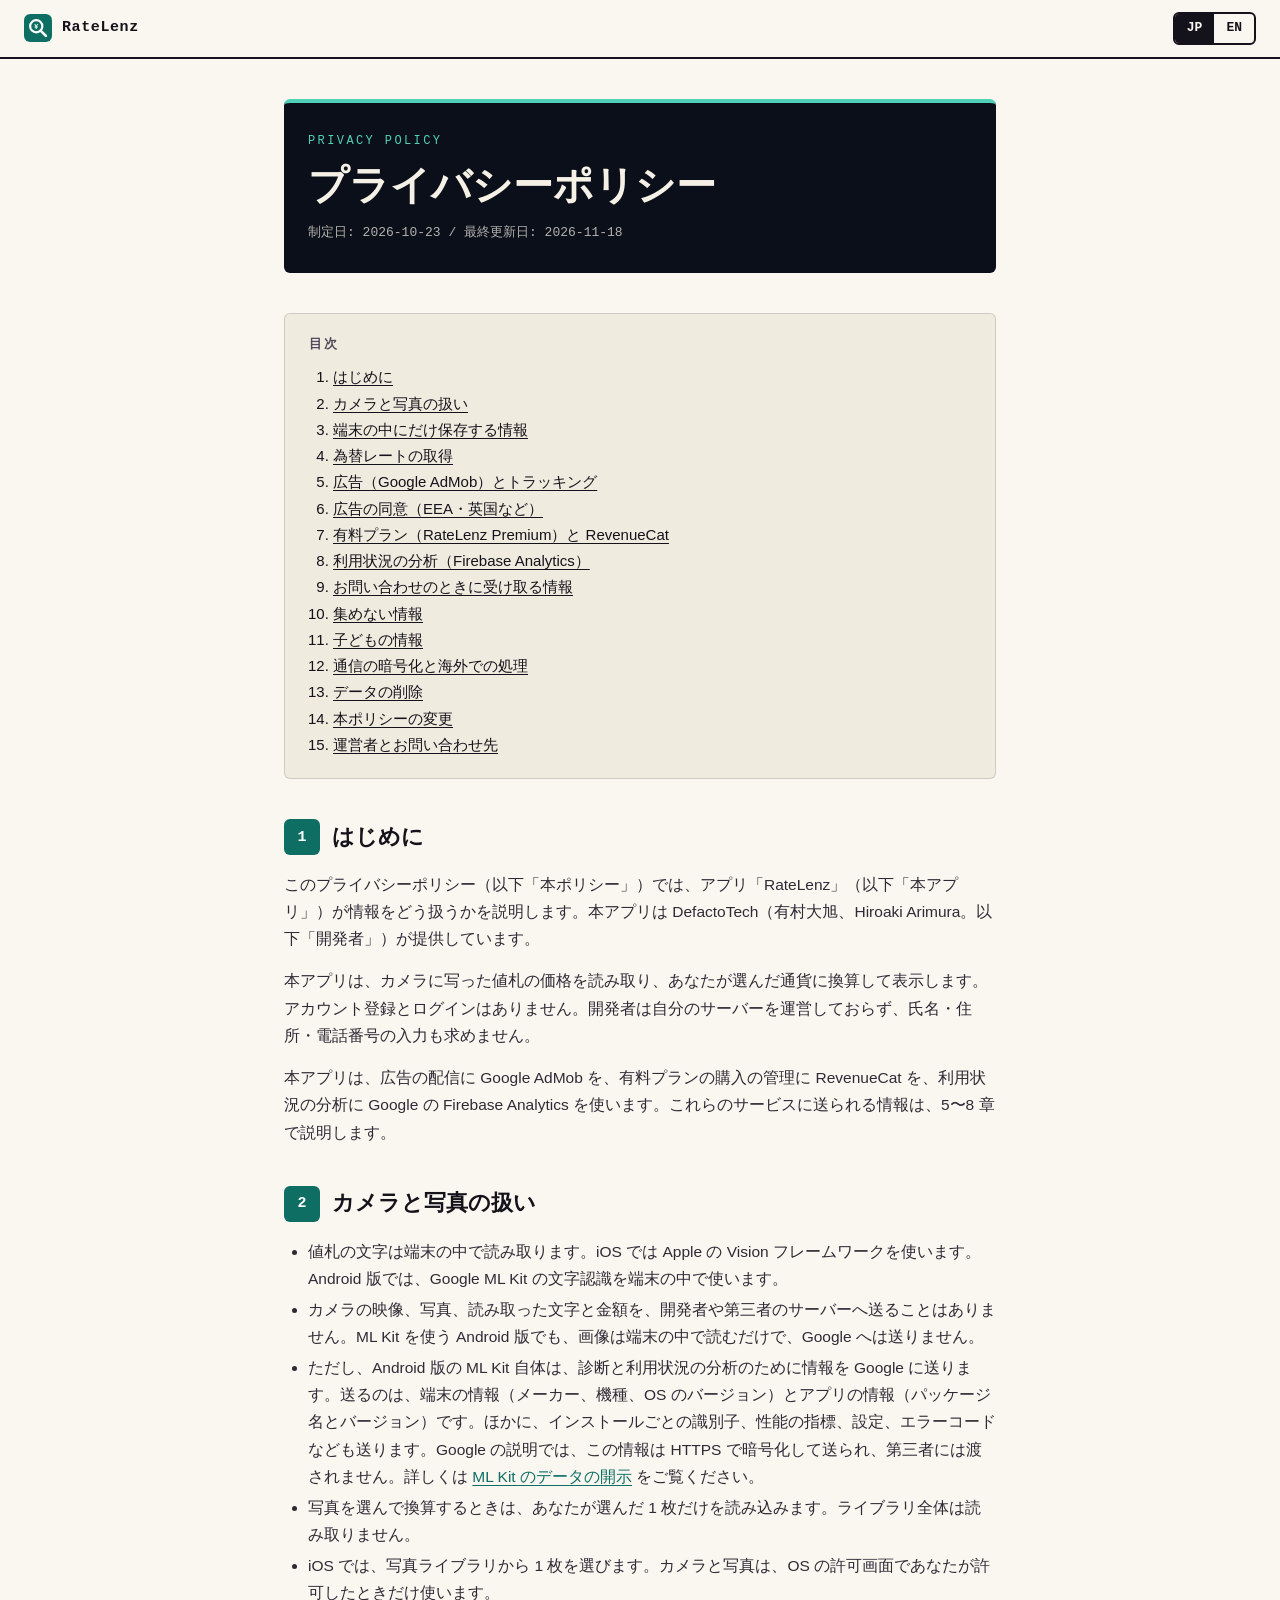
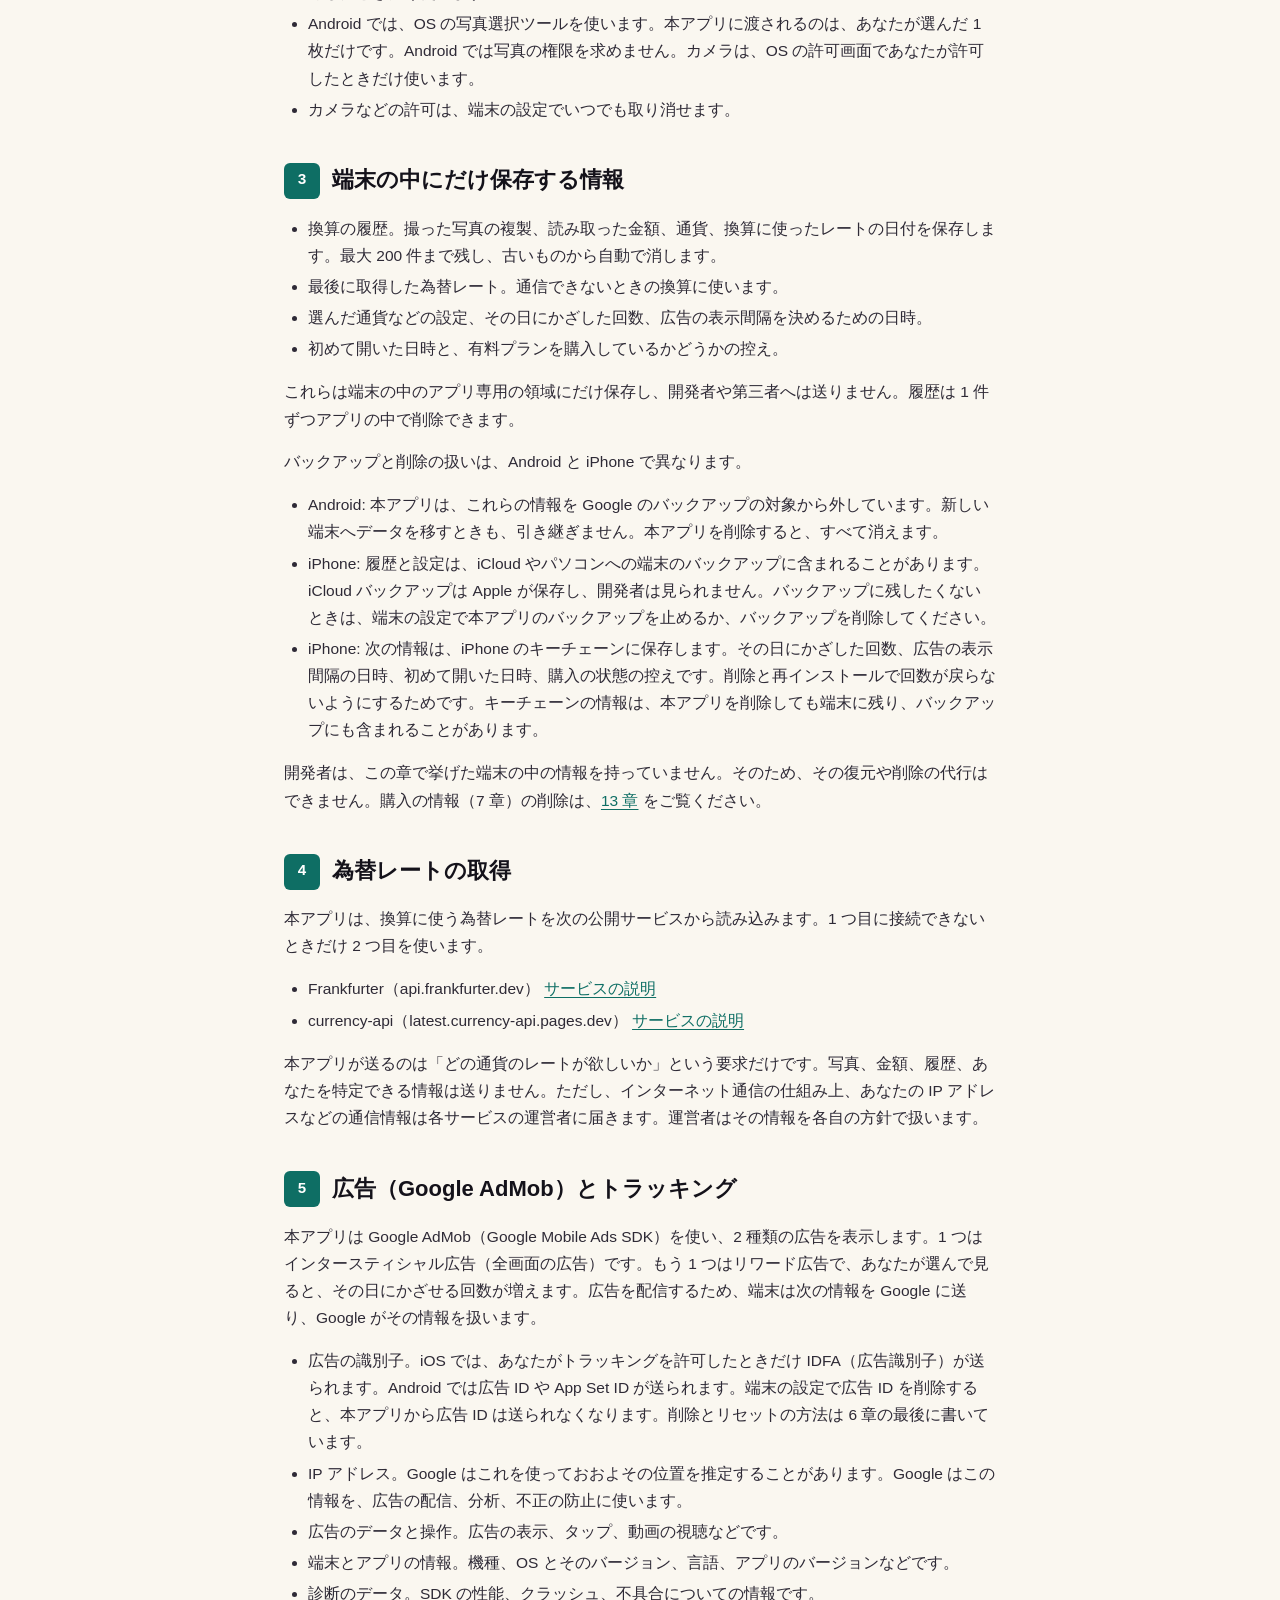
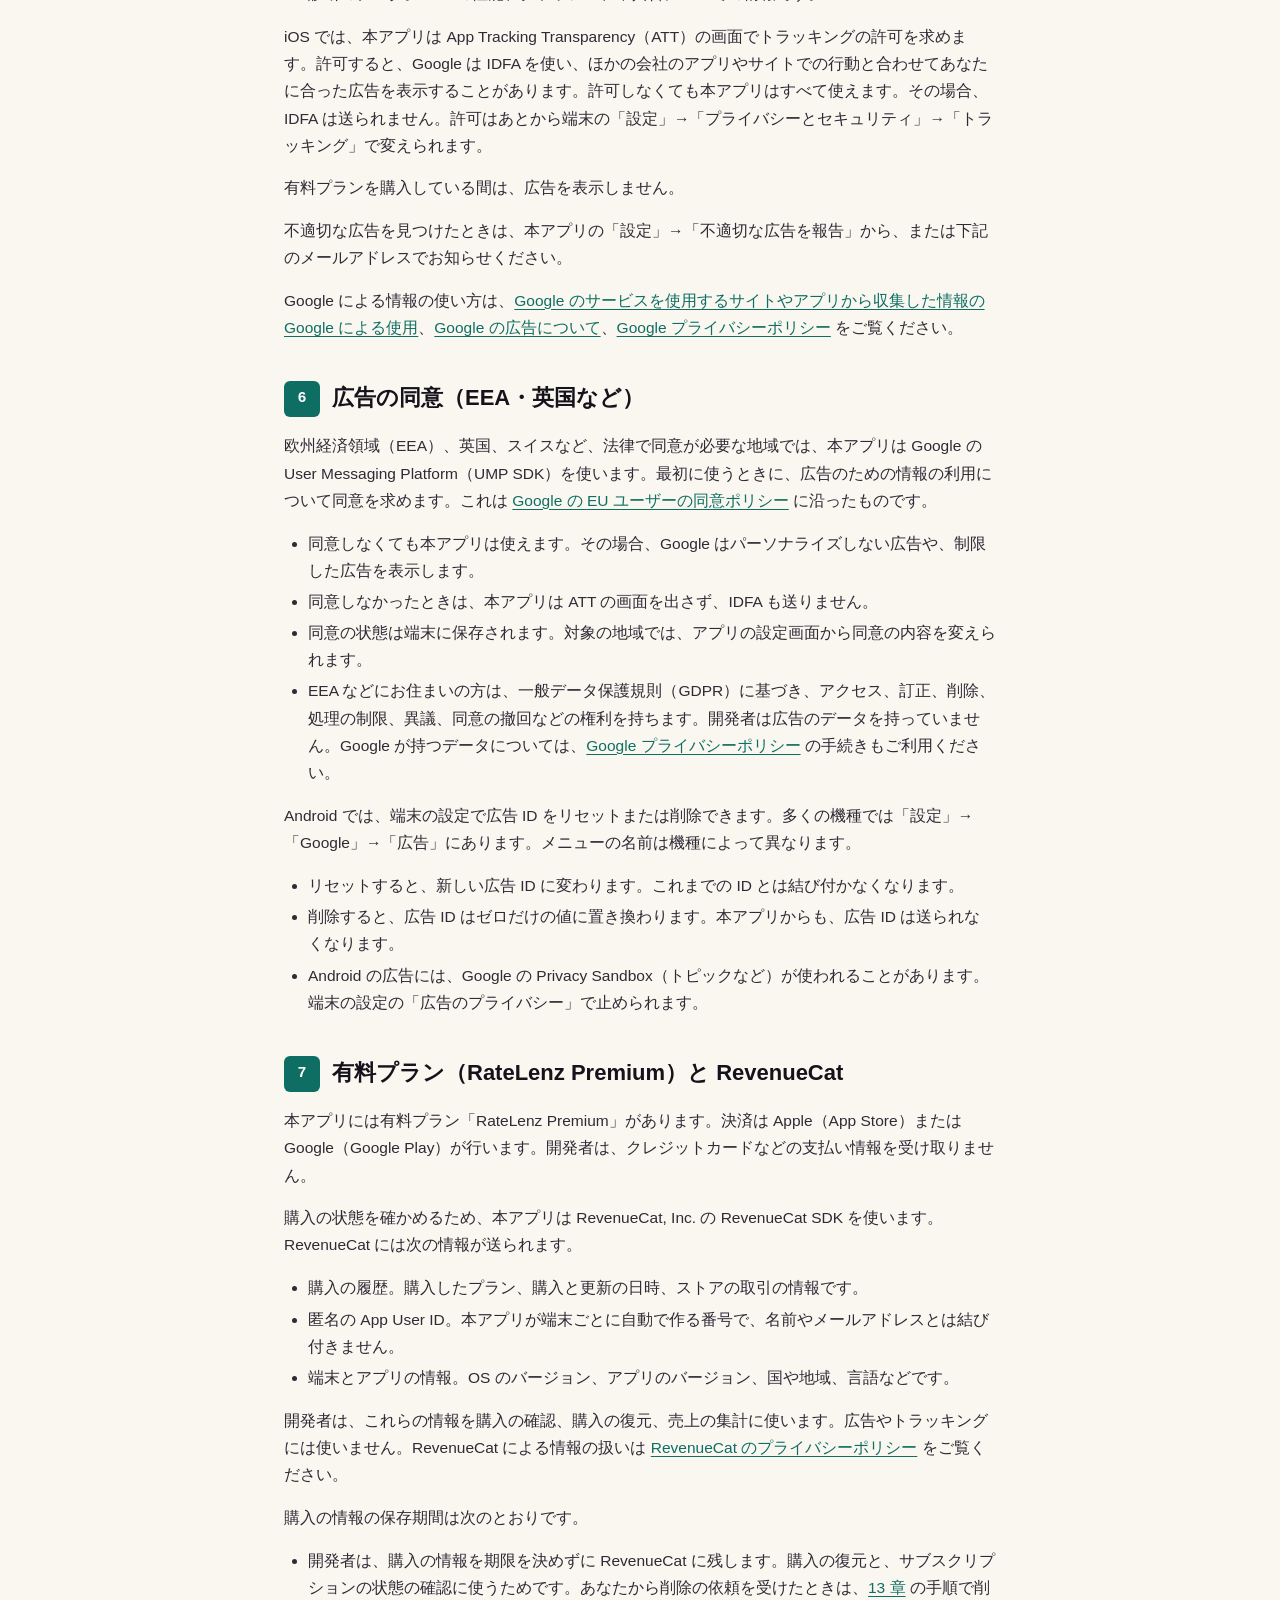
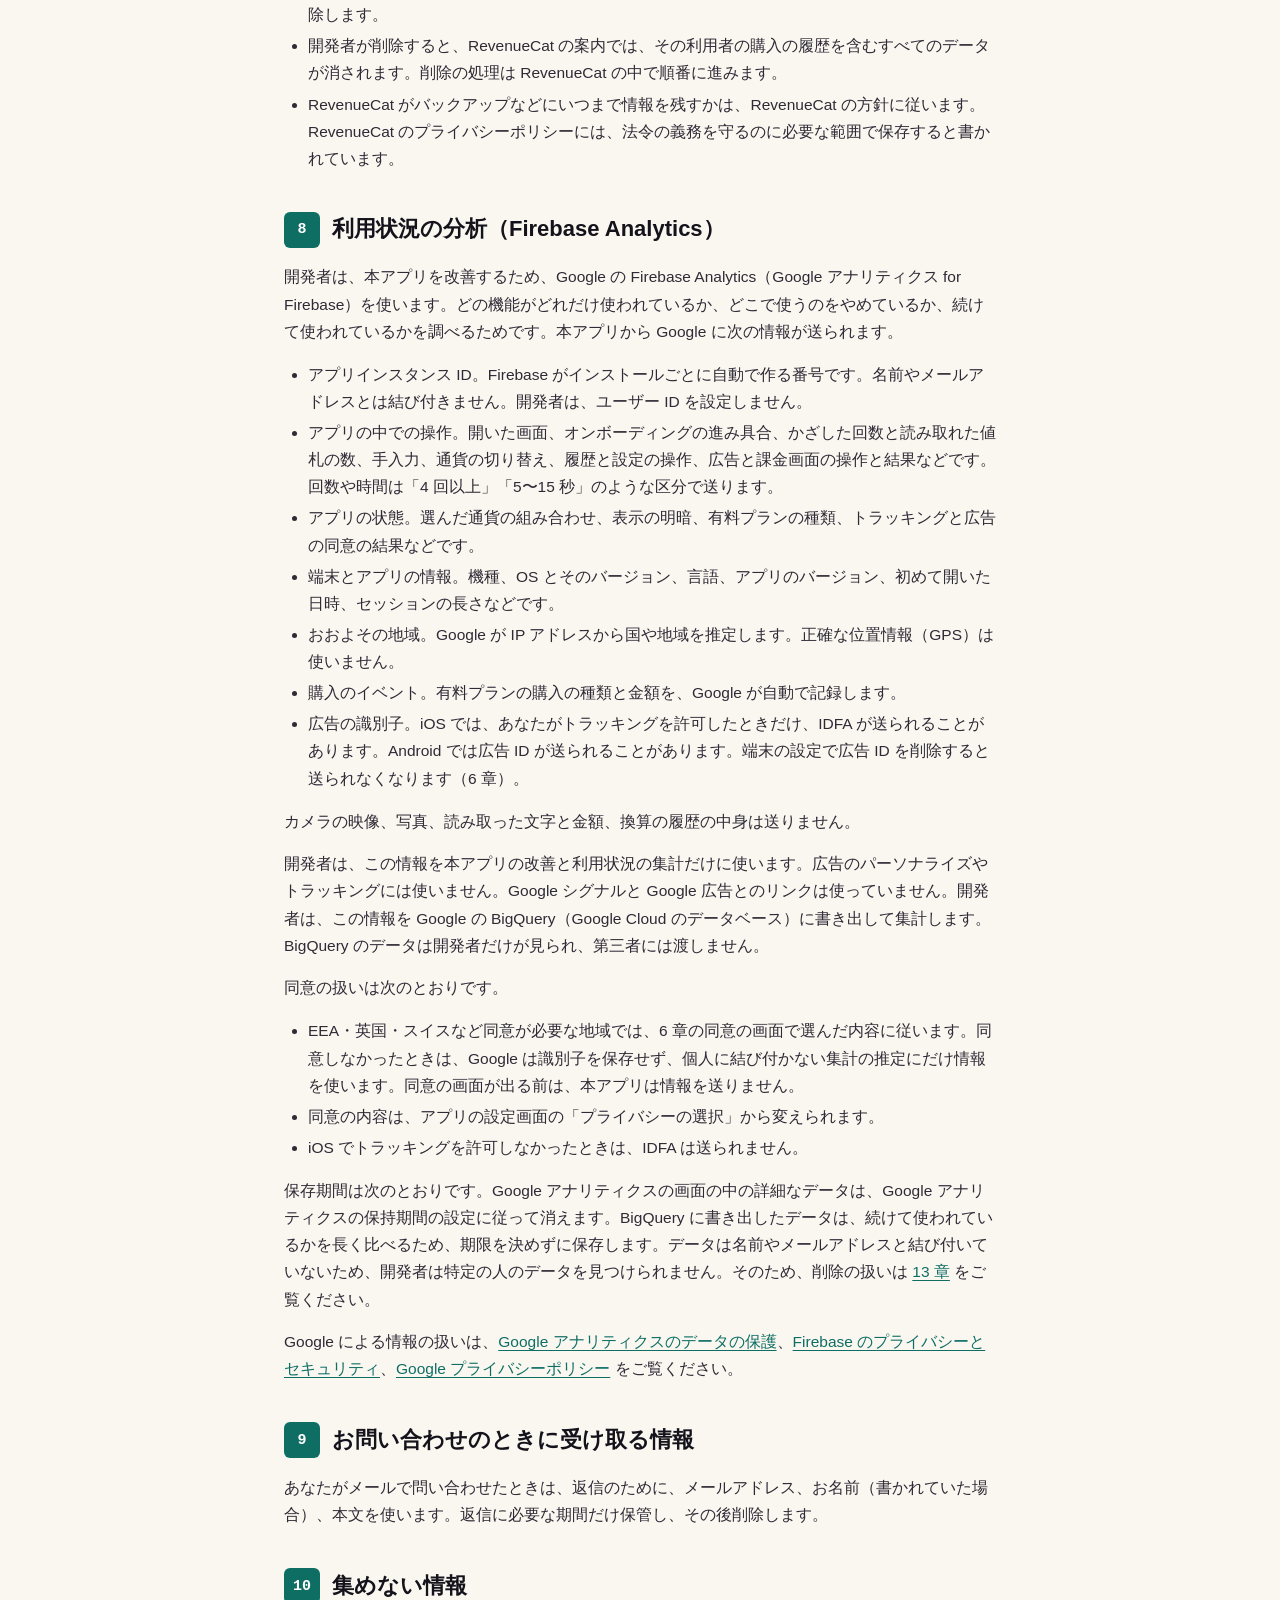
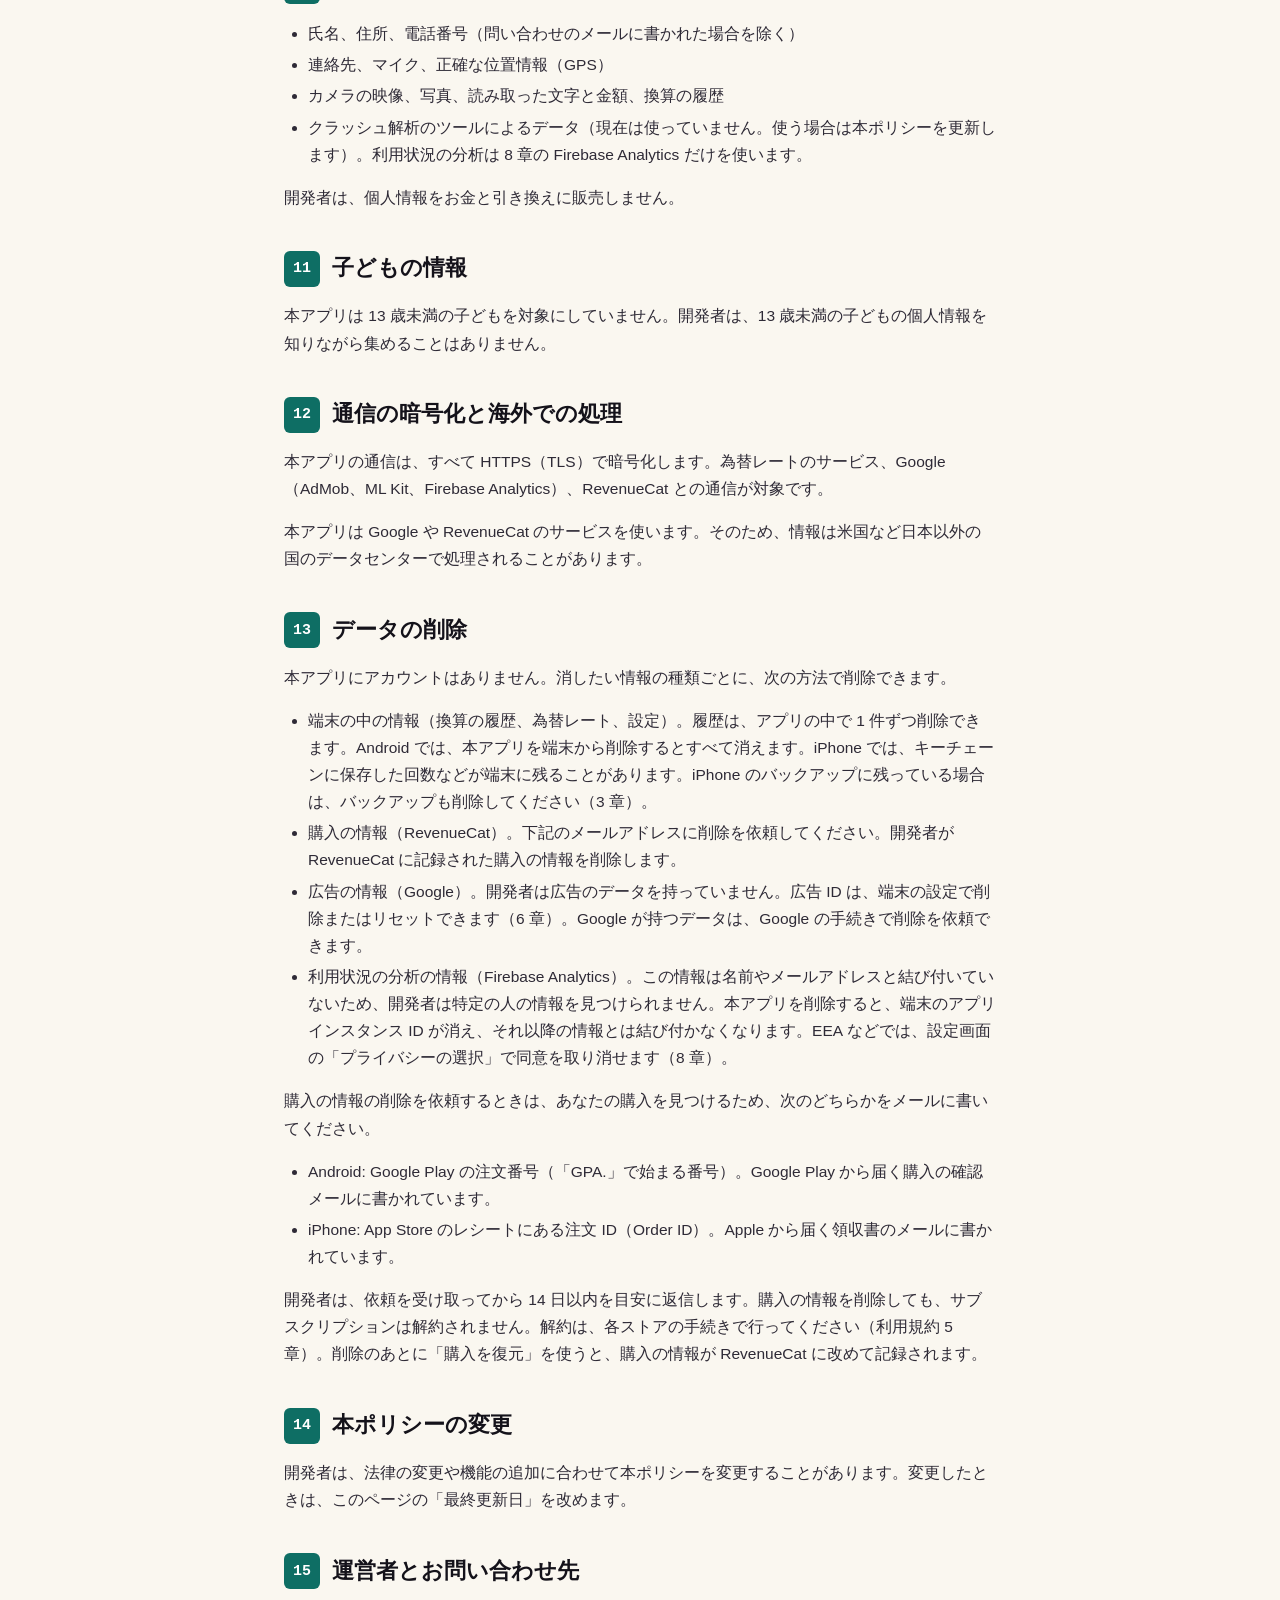
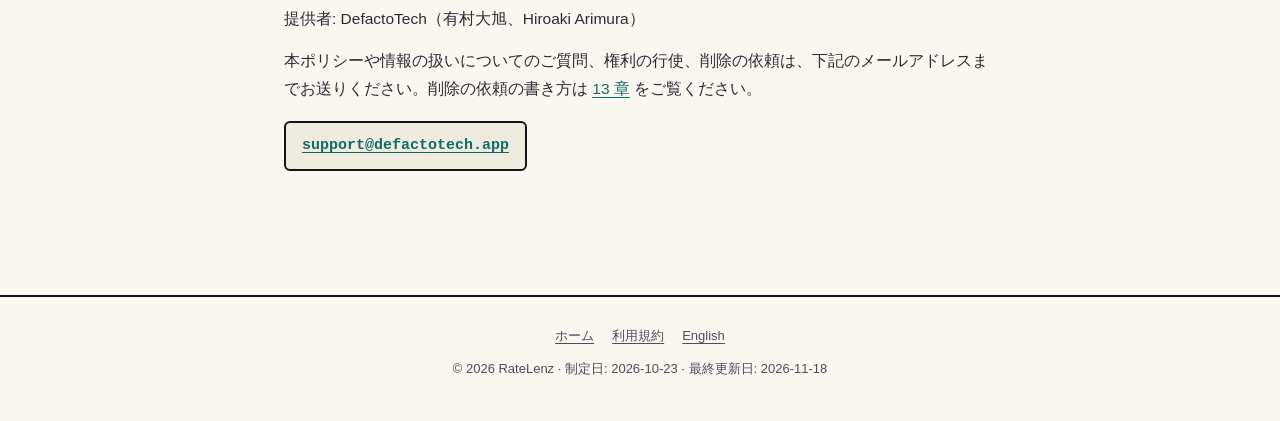
<file: privacy/ja/index.html>
<!DOCTYPE html>
<html lang="ja">
<head>
  <meta charset="UTF-8" />
  <meta name="viewport" content="width=device-width, initial-scale=1, viewport-fit=cover" />
  <title>プライバシーポリシー — RateLenz</title>
  <meta name="description" content="RateLenz のプライバシーポリシー。端末内での文字の読み取り、履歴の保存、為替レートの取得、Google AdMob、RevenueCat、Firebase Analytics について。" />
  <link rel="alternate" hreflang="ja" href="https://hiro0211.github.io/ratelens-legal/privacy/ja/" />
  <link rel="alternate" hreflang="en" href="https://hiro0211.github.io/ratelens-legal/privacy/en/" />
  <link rel="icon" href="../../assets/icons/favicon.svg" type="image/svg+xml" />
  <link rel="stylesheet" href="../../assets/css/style.css" />
</head>
<body>
  <header class="site-header">
    <a class="brand" href="../../">
      <img src="../../assets/icons/favicon.svg" alt="" />
      <span>RateLenz</span>
    </a>
    <nav class="lang-switch" aria-label="Language">
      <a href="../ja/" hreflang="ja" class="active">JP</a>
      <a href="../en/" hreflang="en">EN</a>
    </nav>
  </header>

  <main>
    <div class="hero">
      <p class="eyebrow">Privacy Policy</p>
      <h1>プライバシーポリシー</h1>
      <p class="meta">制定日: 2026-10-23 / 最終更新日: 2026-11-18</p>
    </div>

    <nav class="toc" aria-label="目次">
      <h2>目次</h2>
      <ol>
        <li><a href="#s1">はじめに</a></li>
        <li><a href="#s2">カメラと写真の扱い</a></li>
        <li><a href="#s3">端末の中にだけ保存する情報</a></li>
        <li><a href="#s4">為替レートの取得</a></li>
        <li><a href="#s5">広告（Google AdMob）とトラッキング</a></li>
        <li><a href="#s6">広告の同意（EEA・英国など）</a></li>
        <li><a href="#s7">有料プラン（RateLenz Premium）と RevenueCat</a></li>
        <li><a href="#analytics">利用状況の分析（Firebase Analytics）</a></li>
        <li><a href="#s8">お問い合わせのときに受け取る情報</a></li>
        <li><a href="#s9">集めない情報</a></li>
        <li><a href="#s10">子どもの情報</a></li>
        <li><a href="#s11">通信の暗号化と海外での処理</a></li>
        <li><a href="#deletion">データの削除</a></li>
        <li><a href="#s13">本ポリシーの変更</a></li>
        <li><a href="#s14">運営者とお問い合わせ先</a></li>
      </ol>
    </nav>

    <section class="legal" id="s1">
      <h2><span class="num">1</span>はじめに</h2>
<p>このプライバシーポリシー（以下「本ポリシー」）では、アプリ「RateLenz」（以下「本アプリ」）が情報をどう扱うかを説明します。本アプリは DefactoTech（有村大旭、Hiroaki Arimura。以下「開発者」）が提供しています。</p>
      <p>本アプリは、カメラに写った値札の価格を読み取り、あなたが選んだ通貨に換算して表示します。アカウント登録とログインはありません。開発者は自分のサーバーを運営しておらず、氏名・住所・電話番号の入力も求めません。</p>
      <p>本アプリは、広告の配信に Google AdMob を、有料プランの購入の管理に RevenueCat を、利用状況の分析に Google の Firebase Analytics を使います。これらのサービスに送られる情報は、5〜8 章で説明します。</p>
    </section>

    <section class="legal" id="s2">
      <h2><span class="num">2</span>カメラと写真の扱い</h2>
<ul>
        <li>値札の文字は端末の中で読み取ります。iOS では Apple の Vision フレームワークを使います。Android 版では、Google ML Kit の文字認識を端末の中で使います。</li>
        <li>カメラの映像、写真、読み取った文字と金額を、開発者や第三者のサーバーへ送ることはありません。ML Kit を使う Android 版でも、画像は端末の中で読むだけで、Google へは送りません。</li>
        <li>ただし、Android 版の ML Kit 自体は、診断と利用状況の分析のために情報を Google に送ります。送るのは、端末の情報（メーカー、機種、OS のバージョン）とアプリの情報（パッケージ名とバージョン）です。ほかに、インストールごとの識別子、性能の指標、設定、エラーコードなども送ります。Google の説明では、この情報は HTTPS で暗号化して送られ、第三者には渡されません。詳しくは <a href="https://developers.google.com/ml-kit/android-data-disclosure" target="_blank" rel="noopener">ML Kit のデータの開示</a> をご覧ください。</li>
        <li>写真を選んで換算するときは、あなたが選んだ 1 枚だけを読み込みます。ライブラリ全体は読み取りません。</li>
        <li>iOS では、写真ライブラリから 1 枚を選びます。カメラと写真は、OS の許可画面であなたが許可したときだけ使います。</li>
        <li>Android では、OS の写真選択ツールを使います。本アプリに渡されるのは、あなたが選んだ 1 枚だけです。Android では写真の権限を求めません。カメラは、OS の許可画面であなたが許可したときだけ使います。</li>
        <li>カメラなどの許可は、端末の設定でいつでも取り消せます。</li>
      </ul>
    </section>

    <section class="legal" id="s3">
      <h2><span class="num">3</span>端末の中にだけ保存する情報</h2>
<ul>
        <li>換算の履歴。撮った写真の複製、読み取った金額、通貨、換算に使ったレートの日付を保存します。最大 200 件まで残し、古いものから自動で消します。</li>
        <li>最後に取得した為替レート。通信できないときの換算に使います。</li>
        <li>選んだ通貨などの設定、その日にかざした回数、広告の表示間隔を決めるための日時。</li>
        <li>初めて開いた日時と、有料プランを購入しているかどうかの控え。</li>
      </ul>
      <p>これらは端末の中のアプリ専用の領域にだけ保存し、開発者や第三者へは送りません。履歴は 1 件ずつアプリの中で削除できます。</p>
      <p>バックアップと削除の扱いは、Android と iPhone で異なります。</p>
      <ul>
        <li>Android: 本アプリは、これらの情報を Google のバックアップの対象から外しています。新しい端末へデータを移すときも、引き継ぎません。本アプリを削除すると、すべて消えます。</li>
        <li>iPhone: 履歴と設定は、iCloud やパソコンへの端末のバックアップに含まれることがあります。iCloud バックアップは Apple が保存し、開発者は見られません。バックアップに残したくないときは、端末の設定で本アプリのバックアップを止めるか、バックアップを削除してください。</li>
        <li>iPhone: 次の情報は、iPhone のキーチェーンに保存します。その日にかざした回数、広告の表示間隔の日時、初めて開いた日時、購入の状態の控えです。削除と再インストールで回数が戻らないようにするためです。キーチェーンの情報は、本アプリを削除しても端末に残り、バックアップにも含まれることがあります。</li>
      </ul>
      <p>開発者は、この章で挙げた端末の中の情報を持っていません。そのため、その復元や削除の代行はできません。購入の情報（7 章）の削除は、<a href="#deletion">13 章</a> をご覧ください。</p>
    </section>

    <section class="legal" id="s4">
      <h2><span class="num">4</span>為替レートの取得</h2>
<p>本アプリは、換算に使う為替レートを次の公開サービスから読み込みます。1 つ目に接続できないときだけ 2 つ目を使います。</p>
      <ul>
        <li>Frankfurter（api.frankfurter.dev） <a href="https://frankfurter.dev/" target="_blank" rel="noopener">サービスの説明</a></li>
        <li>currency-api（latest.currency-api.pages.dev） <a href="https://github.com/fawazahmed0/exchange-api" target="_blank" rel="noopener">サービスの説明</a></li>
      </ul>
      <p>本アプリが送るのは「どの通貨のレートが欲しいか」という要求だけです。写真、金額、履歴、あなたを特定できる情報は送りません。ただし、インターネット通信の仕組み上、あなたの IP アドレスなどの通信情報は各サービスの運営者に届きます。運営者はその情報を各自の方針で扱います。</p>
    </section>

    <section class="legal" id="s5">
      <h2><span class="num">5</span>広告（Google AdMob）とトラッキング</h2>
<p>本アプリは Google AdMob（Google Mobile Ads SDK）を使い、2 種類の広告を表示します。1 つはインタースティシャル広告（全画面の広告）です。もう 1 つはリワード広告で、あなたが選んで見ると、その日にかざせる回数が増えます。広告を配信するため、端末は次の情報を Google に送り、Google がその情報を扱います。</p>
      <ul>
        <li>広告の識別子。iOS では、あなたがトラッキングを許可したときだけ IDFA（広告識別子）が送られます。Android では広告 ID や App Set ID が送られます。端末の設定で広告 ID を削除すると、本アプリから広告 ID は送られなくなります。削除とリセットの方法は 6 章の最後に書いています。</li>
        <li>IP アドレス。Google はこれを使っておおよその位置を推定することがあります。Google はこの情報を、広告の配信、分析、不正の防止に使います。</li>
        <li>広告のデータと操作。広告の表示、タップ、動画の視聴などです。</li>
        <li>端末とアプリの情報。機種、OS とそのバージョン、言語、アプリのバージョンなどです。</li>
        <li>診断のデータ。SDK の性能、クラッシュ、不具合についての情報です。</li>
      </ul>
      <p>iOS では、本アプリは App Tracking Transparency（ATT）の画面でトラッキングの許可を求めます。許可すると、Google は IDFA を使い、ほかの会社のアプリやサイトでの行動と合わせてあなたに合った広告を表示することがあります。許可しなくても本アプリはすべて使えます。その場合、IDFA は送られません。許可はあとから端末の「設定」→「プライバシーとセキュリティ」→「トラッキング」で変えられます。</p>
      <p>有料プランを購入している間は、広告を表示しません。</p>
      <p>不適切な広告を見つけたときは、本アプリの「設定」→「不適切な広告を報告」から、または下記のメールアドレスでお知らせください。</p>
      <p>Google による情報の使い方は、<a href="https://policies.google.com/technologies/partner-sites" target="_blank" rel="noopener">Google のサービスを使用するサイトやアプリから収集した情報の Google による使用</a>、<a href="https://policies.google.com/technologies/ads" target="_blank" rel="noopener">Google の広告について</a>、<a href="https://policies.google.com/privacy" target="_blank" rel="noopener">Google プライバシーポリシー</a> をご覧ください。</p>
    </section>

    <section class="legal" id="s6">
      <h2><span class="num">6</span>広告の同意（EEA・英国など）</h2>
<p>欧州経済領域（EEA）、英国、スイスなど、法律で同意が必要な地域では、本アプリは Google の User Messaging Platform（UMP SDK）を使います。最初に使うときに、広告のための情報の利用について同意を求めます。これは <a href="https://www.google.com/about/company/user-consent-policy/" target="_blank" rel="noopener">Google の EU ユーザーの同意ポリシー</a> に沿ったものです。</p>
      <ul>
        <li>同意しなくても本アプリは使えます。その場合、Google はパーソナライズしない広告や、制限した広告を表示します。</li>
        <li>同意しなかったときは、本アプリは ATT の画面を出さず、IDFA も送りません。</li>
        <li>同意の状態は端末に保存されます。対象の地域では、アプリの設定画面から同意の内容を変えられます。</li>
        <li>EEA などにお住まいの方は、一般データ保護規則（GDPR）に基づき、アクセス、訂正、削除、処理の制限、異議、同意の撤回などの権利を持ちます。開発者は広告のデータを持っていません。Google が持つデータについては、<a href="https://policies.google.com/privacy" target="_blank" rel="noopener">Google プライバシーポリシー</a> の手続きもご利用ください。</li>
      </ul>
      <p>Android では、端末の設定で広告 ID をリセットまたは削除できます。多くの機種では「設定」→「Google」→「広告」にあります。メニューの名前は機種によって異なります。</p>
      <ul>
        <li>リセットすると、新しい広告 ID に変わります。これまでの ID とは結び付かなくなります。</li>
        <li>削除すると、広告 ID はゼロだけの値に置き換わります。本アプリからも、広告 ID は送られなくなります。</li>
        <li>Android の広告には、Google の Privacy Sandbox（トピックなど）が使われることがあります。端末の設定の「広告のプライバシー」で止められます。</li>
      </ul>
    </section>

    <section class="legal" id="s7">
      <h2><span class="num">7</span>有料プラン（RateLenz Premium）と RevenueCat</h2>
<p>本アプリには有料プラン「RateLenz Premium」があります。決済は Apple（App Store）または Google（Google Play）が行います。開発者は、クレジットカードなどの支払い情報を受け取りません。</p>
      <p>購入の状態を確かめるため、本アプリは RevenueCat, Inc. の RevenueCat SDK を使います。RevenueCat には次の情報が送られます。</p>
      <ul>
        <li>購入の履歴。購入したプラン、購入と更新の日時、ストアの取引の情報です。</li>
        <li>匿名の App User ID。本アプリが端末ごとに自動で作る番号で、名前やメールアドレスとは結び付きません。</li>
        <li>端末とアプリの情報。OS のバージョン、アプリのバージョン、国や地域、言語などです。</li>
      </ul>
      <p>開発者は、これらの情報を購入の確認、購入の復元、売上の集計に使います。広告やトラッキングには使いません。RevenueCat による情報の扱いは <a href="https://www.revenuecat.com/privacy/" target="_blank" rel="noopener">RevenueCat のプライバシーポリシー</a> をご覧ください。</p>
      <p>購入の情報の保存期間は次のとおりです。</p>
      <ul>
        <li>開発者は、購入の情報を期限を決めずに RevenueCat に残します。購入の復元と、サブスクリプションの状態の確認に使うためです。あなたから削除の依頼を受けたときは、<a href="#deletion">13 章</a> の手順で削除します。</li>
        <li>開発者が削除すると、RevenueCat の案内では、その利用者の購入の履歴を含むすべてのデータが消されます。削除の処理は RevenueCat の中で順番に進みます。</li>
        <li>RevenueCat がバックアップなどにいつまで情報を残すかは、RevenueCat の方針に従います。RevenueCat のプライバシーポリシーには、法令の義務を守るのに必要な範囲で保存すると書かれています。</li>
      </ul>
    </section>

    <section class="legal" id="analytics">
      <h2><span class="num">8</span>利用状況の分析（Firebase Analytics）</h2>
<p>開発者は、本アプリを改善するため、Google の Firebase Analytics（Google アナリティクス for Firebase）を使います。どの機能がどれだけ使われているか、どこで使うのをやめているか、続けて使われているかを調べるためです。本アプリから Google に次の情報が送られます。</p>
      <ul>
        <li>アプリインスタンス ID。Firebase がインストールごとに自動で作る番号です。名前やメールアドレスとは結び付きません。開発者は、ユーザー ID を設定しません。</li>
        <li>アプリの中での操作。開いた画面、オンボーディングの進み具合、かざした回数と読み取れた値札の数、手入力、通貨の切り替え、履歴と設定の操作、広告と課金画面の操作と結果などです。回数や時間は「4 回以上」「5〜15 秒」のような区分で送ります。</li>
        <li>アプリの状態。選んだ通貨の組み合わせ、表示の明暗、有料プランの種類、トラッキングと広告の同意の結果などです。</li>
        <li>端末とアプリの情報。機種、OS とそのバージョン、言語、アプリのバージョン、初めて開いた日時、セッションの長さなどです。</li>
        <li>おおよその地域。Google が IP アドレスから国や地域を推定します。正確な位置情報（GPS）は使いません。</li>
        <li>購入のイベント。有料プランの購入の種類と金額を、Google が自動で記録します。</li>
        <li>広告の識別子。iOS では、あなたがトラッキングを許可したときだけ、IDFA が送られることがあります。Android では広告 ID が送られることがあります。端末の設定で広告 ID を削除すると送られなくなります（6 章）。</li>
      </ul>
      <p>カメラの映像、写真、読み取った文字と金額、換算の履歴の中身は送りません。</p>
      <p>開発者は、この情報を本アプリの改善と利用状況の集計だけに使います。広告のパーソナライズやトラッキングには使いません。Google シグナルと Google 広告とのリンクは使っていません。開発者は、この情報を Google の BigQuery（Google Cloud のデータベース）に書き出して集計します。BigQuery のデータは開発者だけが見られ、第三者には渡しません。</p>
      <p>同意の扱いは次のとおりです。</p>
      <ul>
        <li>EEA・英国・スイスなど同意が必要な地域では、6 章の同意の画面で選んだ内容に従います。同意しなかったときは、Google は識別子を保存せず、個人に結び付かない集計の推定にだけ情報を使います。同意の画面が出る前は、本アプリは情報を送りません。</li>
        <li>同意の内容は、アプリの設定画面の「プライバシーの選択」から変えられます。</li>
        <li>iOS でトラッキングを許可しなかったときは、IDFA は送られません。</li>
      </ul>
      <p>保存期間は次のとおりです。Google アナリティクスの画面の中の詳細なデータは、Google アナリティクスの保持期間の設定に従って消えます。BigQuery に書き出したデータは、続けて使われているかを長く比べるため、期限を決めずに保存します。データは名前やメールアドレスと結び付いていないため、開発者は特定の人のデータを見つけられません。そのため、削除の扱いは <a href="#deletion">13 章</a> をご覧ください。</p>
      <p>Google による情報の扱いは、<a href="https://support.google.com/analytics/answer/11593727" target="_blank" rel="noopener">Google アナリティクスのデータの保護</a>、<a href="https://firebase.google.com/support/privacy" target="_blank" rel="noopener">Firebase のプライバシーとセキュリティ</a>、<a href="https://policies.google.com/privacy" target="_blank" rel="noopener">Google プライバシーポリシー</a> をご覧ください。</p>
    </section>

    <section class="legal" id="s8">
      <h2><span class="num">9</span>お問い合わせのときに受け取る情報</h2>
<p>あなたがメールで問い合わせたときは、返信のために、メールアドレス、お名前（書かれていた場合）、本文を使います。返信に必要な期間だけ保管し、その後削除します。</p>
    </section>

    <section class="legal" id="s9">
      <h2><span class="num">10</span>集めない情報</h2>
<ul>
        <li>氏名、住所、電話番号（問い合わせのメールに書かれた場合を除く）</li>
        <li>連絡先、マイク、正確な位置情報（GPS）</li>
        <li>カメラの映像、写真、読み取った文字と金額、換算の履歴</li>
        <li>クラッシュ解析のツールによるデータ（現在は使っていません。使う場合は本ポリシーを更新します）。利用状況の分析は 8 章の Firebase Analytics だけを使います。</li>
      </ul>
      <p>開発者は、個人情報をお金と引き換えに販売しません。</p>
    </section>

    <section class="legal" id="s10">
      <h2><span class="num">11</span>子どもの情報</h2>
<p>本アプリは 13 歳未満の子どもを対象にしていません。開発者は、13 歳未満の子どもの個人情報を知りながら集めることはありません。</p>
    </section>

    <section class="legal" id="s11">
      <h2><span class="num">12</span>通信の暗号化と海外での処理</h2>
<p>本アプリの通信は、すべて HTTPS（TLS）で暗号化します。為替レートのサービス、Google（AdMob、ML Kit、Firebase Analytics）、RevenueCat との通信が対象です。</p>
      <p>本アプリは Google や RevenueCat のサービスを使います。そのため、情報は米国など日本以外の国のデータセンターで処理されることがあります。</p>
    </section>

    <section class="legal" id="s12">
      <h2 id="deletion"><span class="num">13</span>データの削除</h2>
<p>本アプリにアカウントはありません。消したい情報の種類ごとに、次の方法で削除できます。</p>
      <ul>
        <li>端末の中の情報（換算の履歴、為替レート、設定）。履歴は、アプリの中で 1 件ずつ削除できます。Android では、本アプリを端末から削除するとすべて消えます。iPhone では、キーチェーンに保存した回数などが端末に残ることがあります。iPhone のバックアップに残っている場合は、バックアップも削除してください（3 章）。</li>
        <li>購入の情報（RevenueCat）。下記のメールアドレスに削除を依頼してください。開発者が RevenueCat に記録された購入の情報を削除します。</li>
        <li>広告の情報（Google）。開発者は広告のデータを持っていません。広告 ID は、端末の設定で削除またはリセットできます（6 章）。Google が持つデータは、Google の手続きで削除を依頼できます。</li>
        <li>利用状況の分析の情報（Firebase Analytics）。この情報は名前やメールアドレスと結び付いていないため、開発者は特定の人の情報を見つけられません。本アプリを削除すると、端末のアプリインスタンス ID が消え、それ以降の情報とは結び付かなくなります。EEA などでは、設定画面の「プライバシーの選択」で同意を取り消せます（8 章）。</li>
      </ul>
      <p>購入の情報の削除を依頼するときは、あなたの購入を見つけるため、次のどちらかをメールに書いてください。</p>
      <ul>
        <li>Android: Google Play の注文番号（「GPA.」で始まる番号）。Google Play から届く購入の確認メールに書かれています。</li>
        <li>iPhone: App Store のレシートにある注文 ID（Order ID）。Apple から届く領収書のメールに書かれています。</li>
      </ul>
      <p>開発者は、依頼を受け取ってから 14 日以内を目安に返信します。購入の情報を削除しても、サブスクリプションは解約されません。解約は、各ストアの手続きで行ってください（利用規約 5 章）。削除のあとに「購入を復元」を使うと、購入の情報が RevenueCat に改めて記録されます。</p>
    </section>

    <section class="legal" id="s13">
      <h2><span class="num">14</span>本ポリシーの変更</h2>
<p>開発者は、法律の変更や機能の追加に合わせて本ポリシーを変更することがあります。変更したときは、このページの「最終更新日」を改めます。</p>
    </section>

    <section class="legal" id="s14">
      <h2><span class="num">15</span>運営者とお問い合わせ先</h2>
<p>提供者: DefactoTech（有村大旭、Hiroaki Arimura）</p>
      <p>本ポリシーや情報の扱いについてのご質問、権利の行使、削除の依頼は、下記のメールアドレスまでお送りください。削除の依頼の書き方は <a href="#deletion">13 章</a> をご覧ください。</p>
      <p><a class="contact" href="mailto:support@defactotech.app?subject=RateLenz%20Privacy">support@defactotech.app</a></p>
    </section>
  </main>

  <footer class="site-footer">
    <div class="links">
      <a href="../../">ホーム</a>
      <a href="../../terms/ja/">利用規約</a>
      <a href="../en/">English</a>
    </div>
    <div>© 2026 RateLenz · 制定日: 2026-10-23 · 最終更新日: 2026-11-18</div>
  </footer>
</body>
</html>
</file>
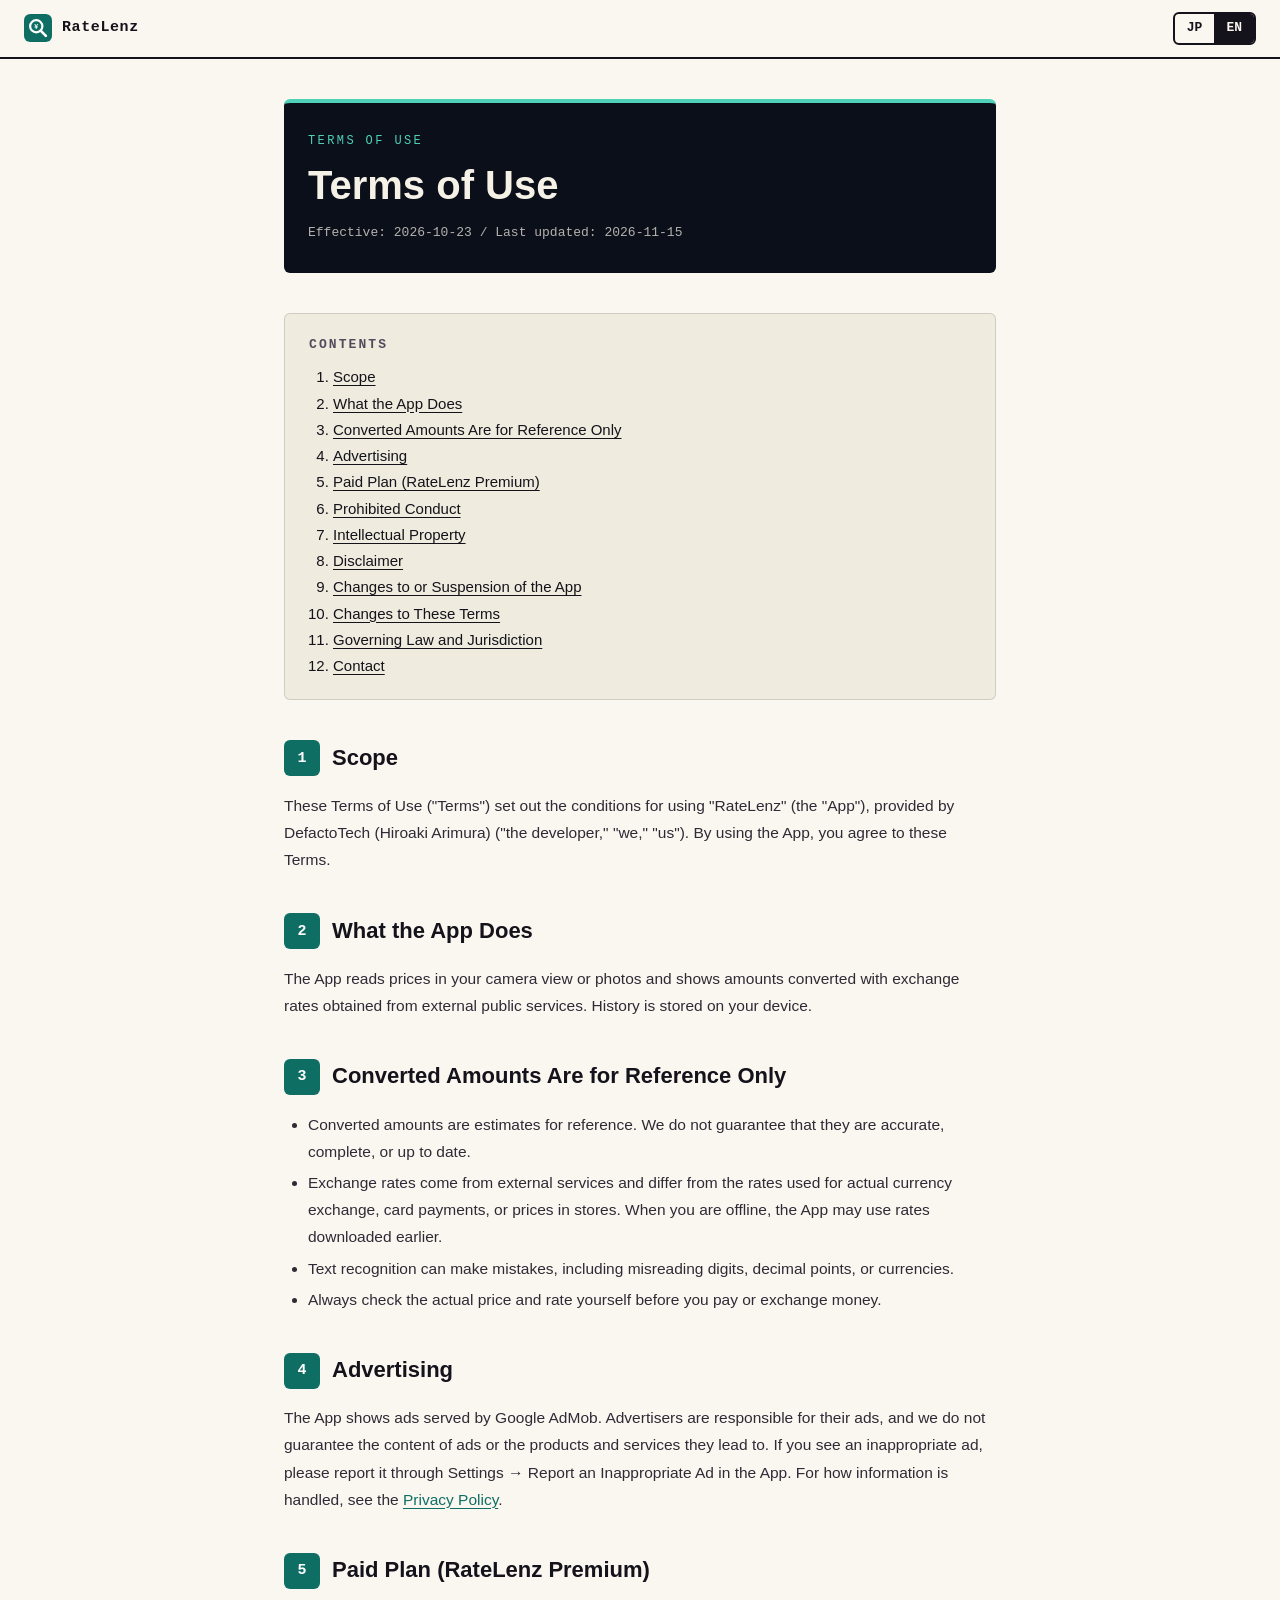
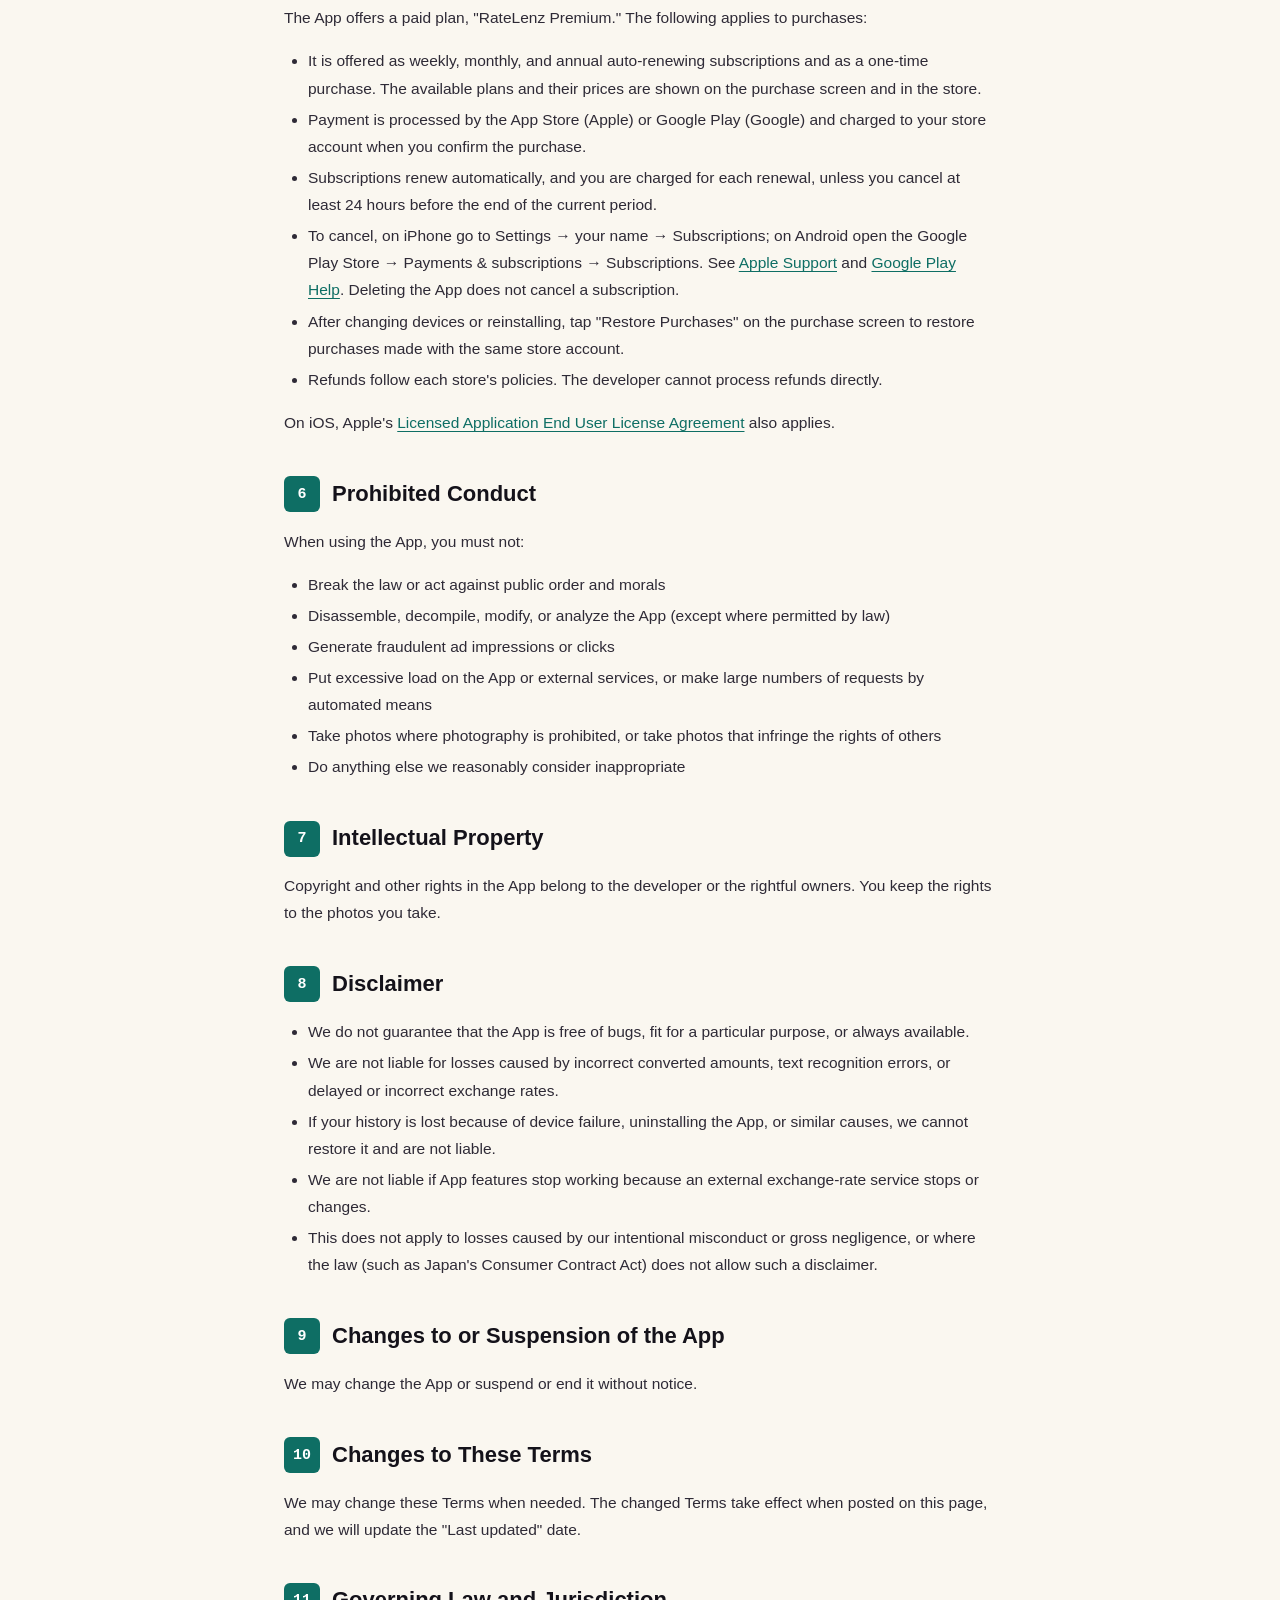
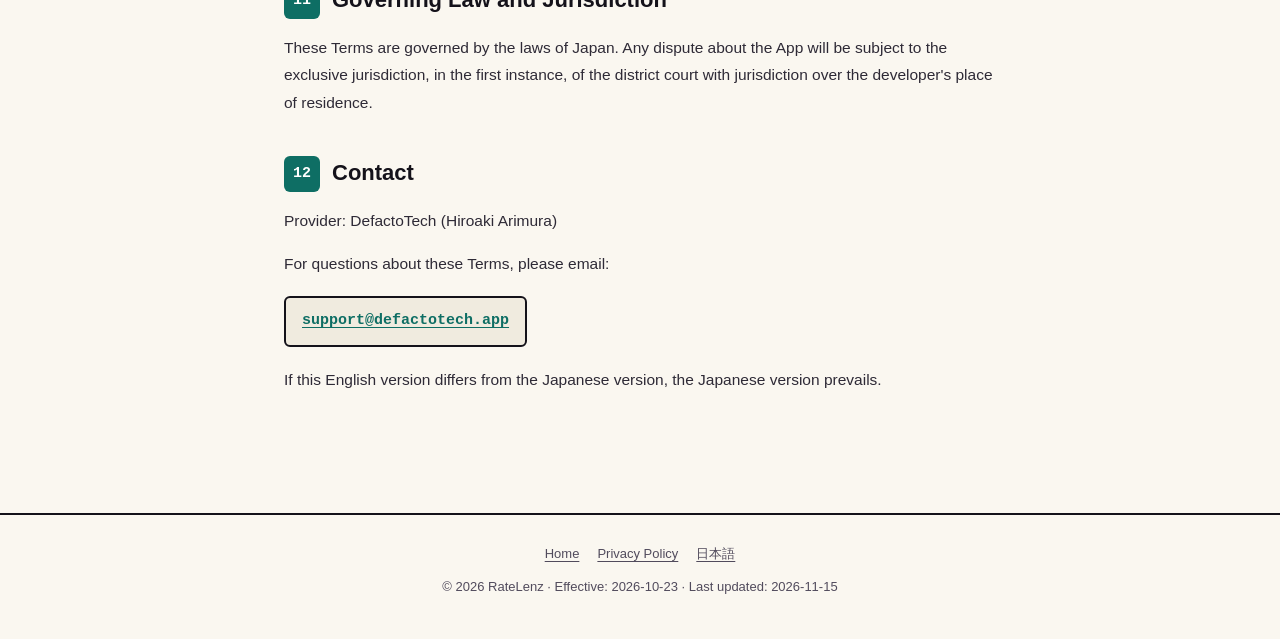
<file: terms/en/index.html>
<!DOCTYPE html>
<html lang="en">
<head>
  <meta charset="UTF-8" />
  <meta name="viewport" content="width=device-width, initial-scale=1, viewport-fit=cover" />
  <title>Terms of Use — RateLenz</title>
  <meta name="description" content="Terms of Use for RateLenz: reference-only conversions, paid plan, prohibited conduct, disclaimer, and governing law." />
  <link rel="alternate" hreflang="ja" href="https://hiro0211.github.io/ratelens-legal/terms/ja/" />
  <link rel="alternate" hreflang="en" href="https://hiro0211.github.io/ratelens-legal/terms/en/" />
  <link rel="icon" href="../../assets/icons/favicon.svg" type="image/svg+xml" />
  <link rel="stylesheet" href="../../assets/css/style.css" />
</head>
<body>
  <header class="site-header">
    <a class="brand" href="../../">
      <img src="../../assets/icons/favicon.svg" alt="" />
      <span>RateLenz</span>
    </a>
    <nav class="lang-switch" aria-label="Language">
      <a href="../ja/" hreflang="ja">JP</a>
      <a href="../en/" hreflang="en" class="active">EN</a>
    </nav>
  </header>

  <main>
    <div class="hero">
      <p class="eyebrow">Terms of Use</p>
      <h1>Terms of Use</h1>
      <p class="meta">Effective: 2026-10-23 / Last updated: 2026-11-15</p>
    </div>

    <nav class="toc" aria-label="Contents">
      <h2>Contents</h2>
      <ol>
        <li><a href="#s1">Scope</a></li>
        <li><a href="#s2">What the App Does</a></li>
        <li><a href="#s3">Converted Amounts Are for Reference Only</a></li>
        <li><a href="#s4">Advertising</a></li>
        <li><a href="#s5">Paid Plan (RateLenz Premium)</a></li>
        <li><a href="#s6">Prohibited Conduct</a></li>
        <li><a href="#s7">Intellectual Property</a></li>
        <li><a href="#s8">Disclaimer</a></li>
        <li><a href="#s9">Changes to or Suspension of the App</a></li>
        <li><a href="#s10">Changes to These Terms</a></li>
        <li><a href="#s11">Governing Law and Jurisdiction</a></li>
        <li><a href="#s12">Contact</a></li>
      </ol>
    </nav>

    <section class="legal" id="s1">
      <h2><span class="num">1</span>Scope</h2>
<p>These Terms of Use ("Terms") set out the conditions for using "RateLenz" (the "App"), provided by DefactoTech (Hiroaki Arimura) ("the developer," "we," "us"). By using the App, you agree to these Terms.</p>
    </section>

    <section class="legal" id="s2">
      <h2><span class="num">2</span>What the App Does</h2>
<p>The App reads prices in your camera view or photos and shows amounts converted with exchange rates obtained from external public services. History is stored on your device.</p>
    </section>

    <section class="legal" id="s3">
      <h2><span class="num">3</span>Converted Amounts Are for Reference Only</h2>
<ul>
        <li>Converted amounts are estimates for reference. We do not guarantee that they are accurate, complete, or up to date.</li>
        <li>Exchange rates come from external services and differ from the rates used for actual currency exchange, card payments, or prices in stores. When you are offline, the App may use rates downloaded earlier.</li>
        <li>Text recognition can make mistakes, including misreading digits, decimal points, or currencies.</li>
        <li>Always check the actual price and rate yourself before you pay or exchange money.</li>
      </ul>
    </section>

    <section class="legal" id="s4">
      <h2><span class="num">4</span>Advertising</h2>
<p>The App shows ads served by Google AdMob. Advertisers are responsible for their ads, and we do not guarantee the content of ads or the products and services they lead to. If you see an inappropriate ad, please report it through Settings → Report an Inappropriate Ad in the App. For how information is handled, see the <a href="../../privacy/en/">Privacy Policy</a>.</p>
    </section>

    <section class="legal" id="s5">
      <h2><span class="num">5</span>Paid Plan (RateLenz Premium)</h2>
<p>The App offers a paid plan, "RateLenz Premium." The following applies to purchases:</p>
      <ul>
        <li>It is offered as weekly, monthly, and annual auto-renewing subscriptions and as a one-time purchase. The available plans and their prices are shown on the purchase screen and in the store.</li>
        <li>Payment is processed by the App Store (Apple) or Google Play (Google) and charged to your store account when you confirm the purchase.</li>
        <li>Subscriptions renew automatically, and you are charged for each renewal, unless you cancel at least 24 hours before the end of the current period.</li>
        <li>To cancel, on iPhone go to Settings → your name → Subscriptions; on Android open the Google Play Store → Payments &amp; subscriptions → Subscriptions. See <a href="https://support.apple.com/118428" target="_blank" rel="noopener">Apple Support</a> and <a href="https://support.google.com/googleplay/answer/7018481" target="_blank" rel="noopener">Google Play Help</a>. Deleting the App does not cancel a subscription.</li>
        <li>After changing devices or reinstalling, tap "Restore Purchases" on the purchase screen to restore purchases made with the same store account.</li>
        <li>Refunds follow each store's policies. The developer cannot process refunds directly.</li>
      </ul>
      <p>On iOS, Apple's <a href="https://www.apple.com/legal/internet-services/itunes/dev/stdeula/" target="_blank" rel="noopener">Licensed Application End User License Agreement</a> also applies.</p>
    </section>

    <section class="legal" id="s6">
      <h2><span class="num">6</span>Prohibited Conduct</h2>
<p>When using the App, you must not:</p>
      <ul>
        <li>Break the law or act against public order and morals</li>
        <li>Disassemble, decompile, modify, or analyze the App (except where permitted by law)</li>
        <li>Generate fraudulent ad impressions or clicks</li>
        <li>Put excessive load on the App or external services, or make large numbers of requests by automated means</li>
        <li>Take photos where photography is prohibited, or take photos that infringe the rights of others</li>
        <li>Do anything else we reasonably consider inappropriate</li>
      </ul>
    </section>

    <section class="legal" id="s7">
      <h2><span class="num">7</span>Intellectual Property</h2>
<p>Copyright and other rights in the App belong to the developer or the rightful owners. You keep the rights to the photos you take.</p>
    </section>

    <section class="legal" id="s8">
      <h2><span class="num">8</span>Disclaimer</h2>
<ul>
        <li>We do not guarantee that the App is free of bugs, fit for a particular purpose, or always available.</li>
        <li>We are not liable for losses caused by incorrect converted amounts, text recognition errors, or delayed or incorrect exchange rates.</li>
        <li>If your history is lost because of device failure, uninstalling the App, or similar causes, we cannot restore it and are not liable.</li>
        <li>We are not liable if App features stop working because an external exchange-rate service stops or changes.</li>
        <li>This does not apply to losses caused by our intentional misconduct or gross negligence, or where the law (such as Japan's Consumer Contract Act) does not allow such a disclaimer.</li>
      </ul>
    </section>

    <section class="legal" id="s9">
      <h2><span class="num">9</span>Changes to or Suspension of the App</h2>
<p>We may change the App or suspend or end it without notice.</p>
    </section>

    <section class="legal" id="s10">
      <h2><span class="num">10</span>Changes to These Terms</h2>
<p>We may change these Terms when needed. The changed Terms take effect when posted on this page, and we will update the "Last updated" date.</p>
    </section>

    <section class="legal" id="s11">
      <h2><span class="num">11</span>Governing Law and Jurisdiction</h2>
<p>These Terms are governed by the laws of Japan. Any dispute about the App will be subject to the exclusive jurisdiction, in the first instance, of the district court with jurisdiction over the developer's place of residence.</p>
    </section>

    <section class="legal" id="s12">
      <h2><span class="num">12</span>Contact</h2>
<p>Provider: DefactoTech (Hiroaki Arimura)</p>
      <p>For questions about these Terms, please email:</p>
      <p><a class="contact" href="mailto:support@defactotech.app?subject=RateLenz%20Terms">support@defactotech.app</a></p>
      <p>If this English version differs from the Japanese version, the Japanese version prevails.</p>
    </section>
  </main>

  <footer class="site-footer">
    <div class="links">
      <a href="../../">Home</a>
      <a href="../../privacy/en/">Privacy Policy</a>
      <a href="../ja/">日本語</a>
    </div>
    <div>© 2026 RateLenz · Effective: 2026-10-23 · Last updated: 2026-11-15</div>
  </footer>
</body>
</html>
</file>
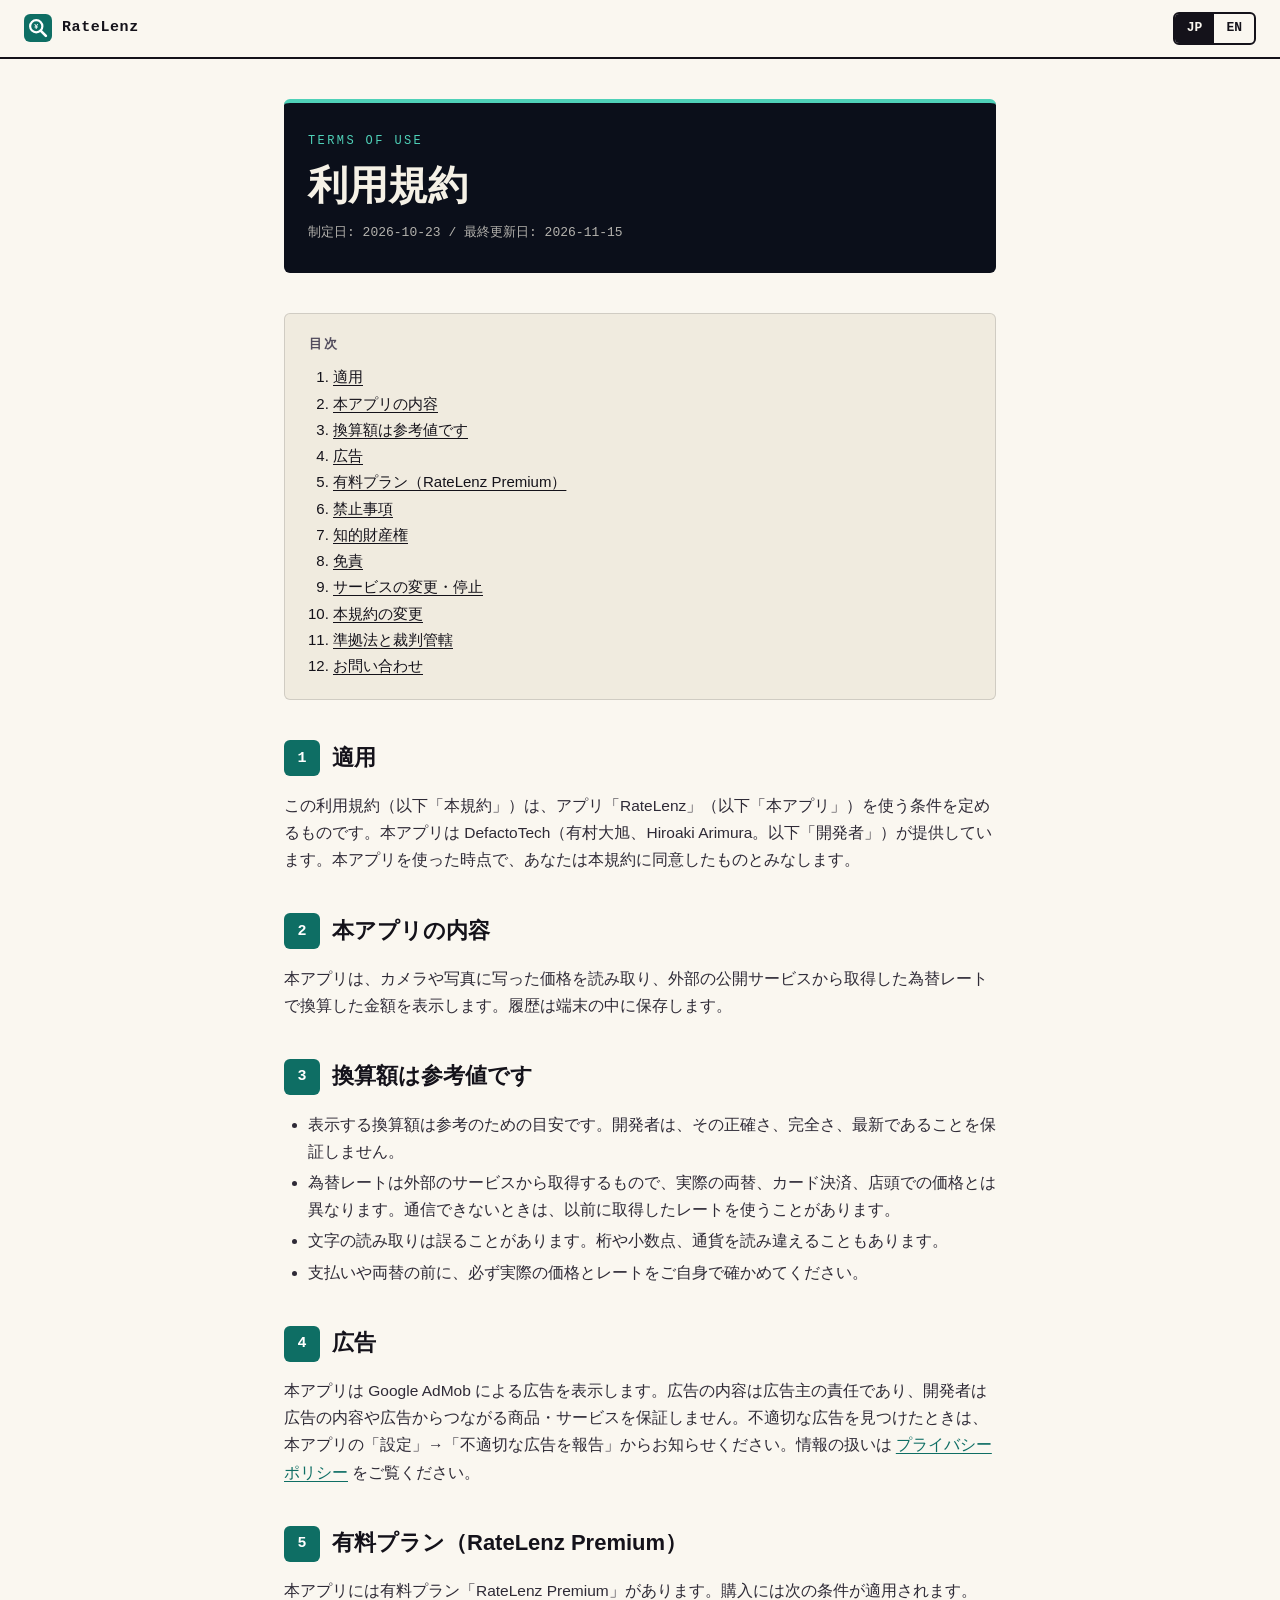
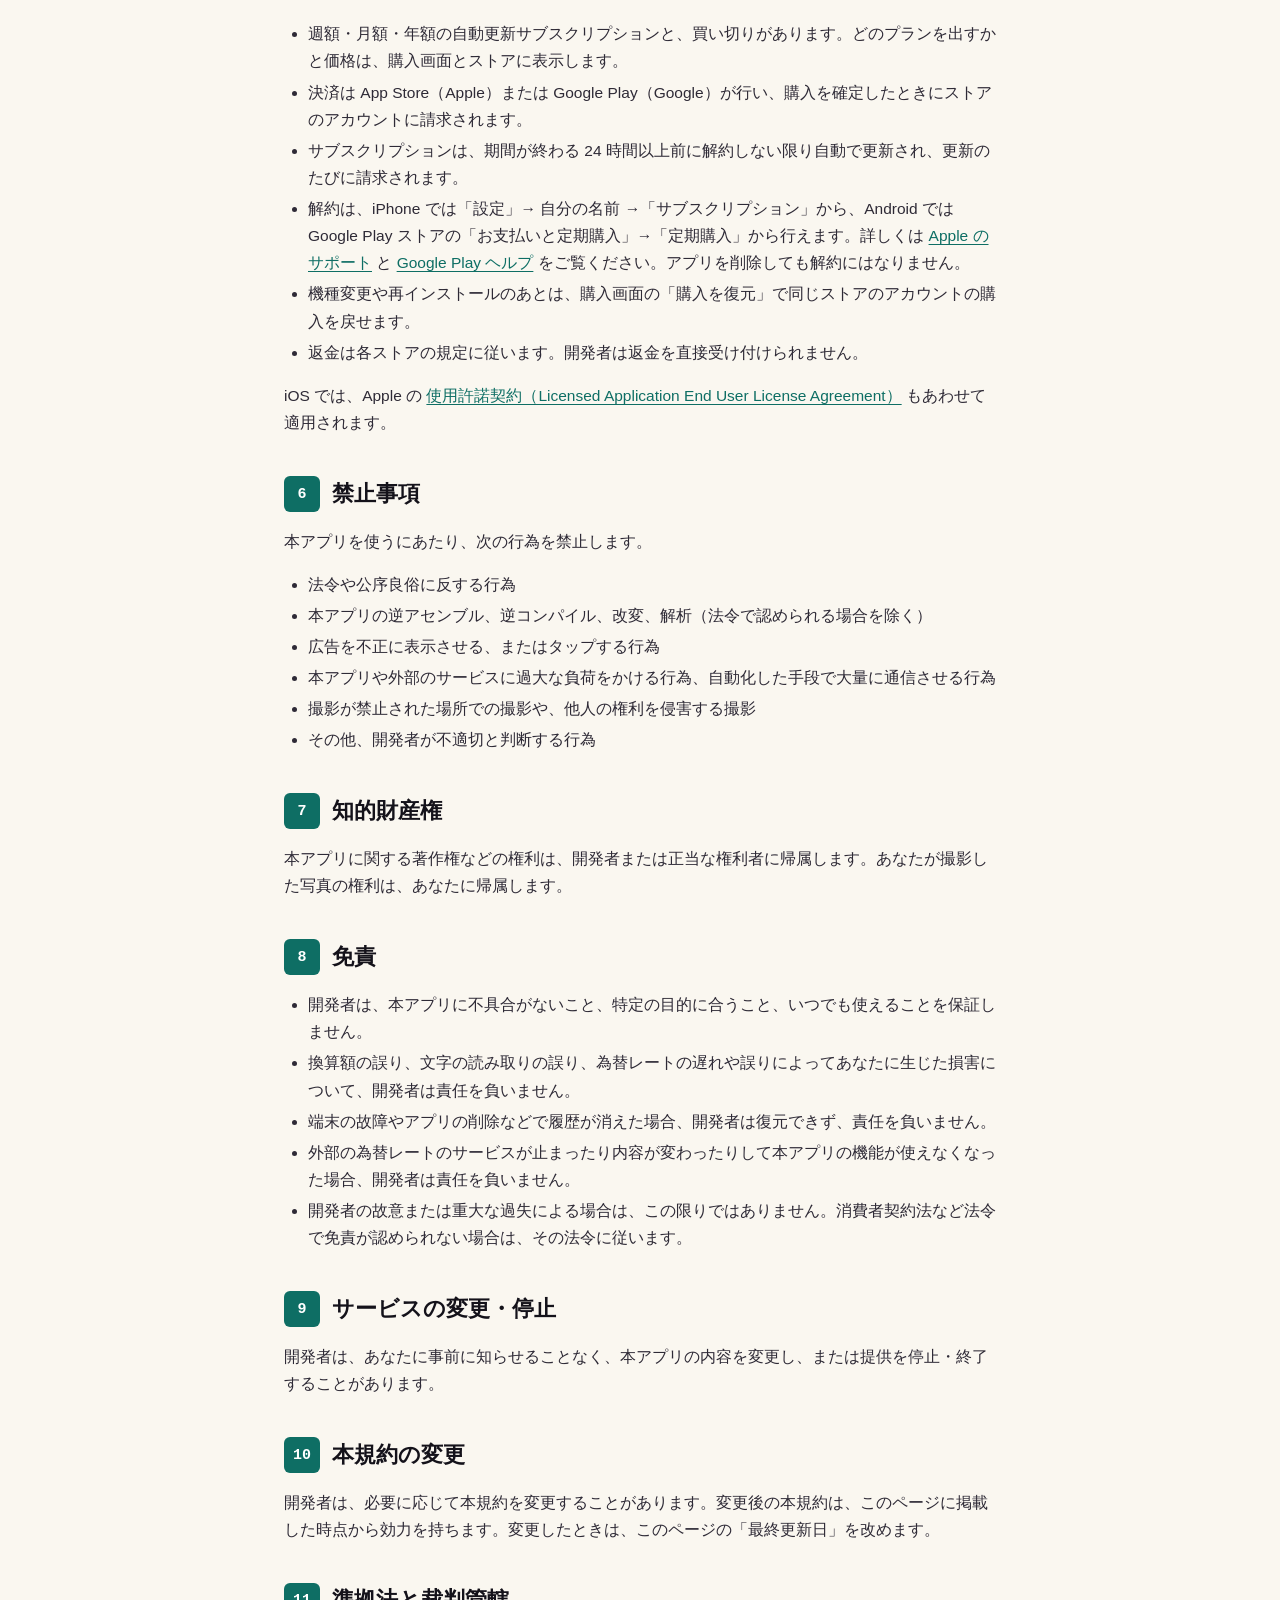
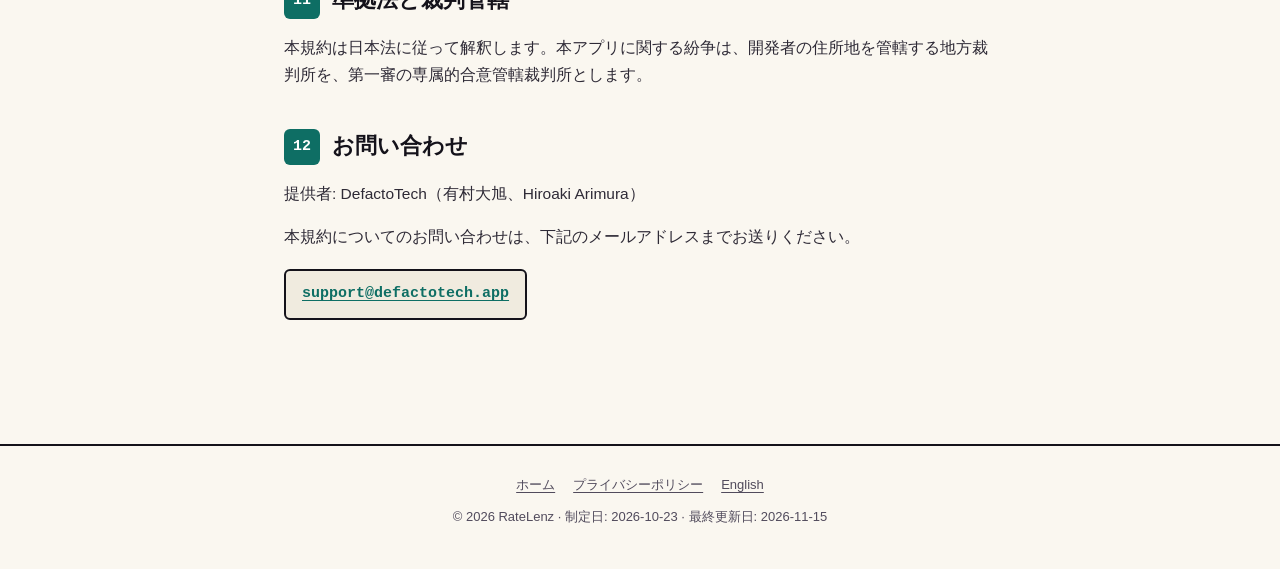
<file: terms/ja/index.html>
<!DOCTYPE html>
<html lang="ja">
<head>
  <meta charset="UTF-8" />
  <meta name="viewport" content="width=device-width, initial-scale=1, viewport-fit=cover" />
  <title>利用規約 — RateLenz</title>
  <meta name="description" content="RateLenz の利用規約。換算額は参考値であること、有料プラン、禁止事項、免責、準拠法について。" />
  <link rel="alternate" hreflang="ja" href="https://hiro0211.github.io/ratelens-legal/terms/ja/" />
  <link rel="alternate" hreflang="en" href="https://hiro0211.github.io/ratelens-legal/terms/en/" />
  <link rel="icon" href="../../assets/icons/favicon.svg" type="image/svg+xml" />
  <link rel="stylesheet" href="../../assets/css/style.css" />
</head>
<body>
  <header class="site-header">
    <a class="brand" href="../../">
      <img src="../../assets/icons/favicon.svg" alt="" />
      <span>RateLenz</span>
    </a>
    <nav class="lang-switch" aria-label="Language">
      <a href="../ja/" hreflang="ja" class="active">JP</a>
      <a href="../en/" hreflang="en">EN</a>
    </nav>
  </header>

  <main>
    <div class="hero">
      <p class="eyebrow">Terms of Use</p>
      <h1>利用規約</h1>
      <p class="meta">制定日: 2026-10-23 / 最終更新日: 2026-11-15</p>
    </div>

    <nav class="toc" aria-label="目次">
      <h2>目次</h2>
      <ol>
        <li><a href="#s1">適用</a></li>
        <li><a href="#s2">本アプリの内容</a></li>
        <li><a href="#s3">換算額は参考値です</a></li>
        <li><a href="#s4">広告</a></li>
        <li><a href="#s5">有料プラン（RateLenz Premium）</a></li>
        <li><a href="#s6">禁止事項</a></li>
        <li><a href="#s7">知的財産権</a></li>
        <li><a href="#s8">免責</a></li>
        <li><a href="#s9">サービスの変更・停止</a></li>
        <li><a href="#s10">本規約の変更</a></li>
        <li><a href="#s11">準拠法と裁判管轄</a></li>
        <li><a href="#s12">お問い合わせ</a></li>
      </ol>
    </nav>

    <section class="legal" id="s1">
      <h2><span class="num">1</span>適用</h2>
<p>この利用規約（以下「本規約」）は、アプリ「RateLenz」（以下「本アプリ」）を使う条件を定めるものです。本アプリは DefactoTech（有村大旭、Hiroaki Arimura。以下「開発者」）が提供しています。本アプリを使った時点で、あなたは本規約に同意したものとみなします。</p>
    </section>

    <section class="legal" id="s2">
      <h2><span class="num">2</span>本アプリの内容</h2>
<p>本アプリは、カメラや写真に写った価格を読み取り、外部の公開サービスから取得した為替レートで換算した金額を表示します。履歴は端末の中に保存します。</p>
    </section>

    <section class="legal" id="s3">
      <h2><span class="num">3</span>換算額は参考値です</h2>
<ul>
        <li>表示する換算額は参考のための目安です。開発者は、その正確さ、完全さ、最新であることを保証しません。</li>
        <li>為替レートは外部のサービスから取得するもので、実際の両替、カード決済、店頭での価格とは異なります。通信できないときは、以前に取得したレートを使うことがあります。</li>
        <li>文字の読み取りは誤ることがあります。桁や小数点、通貨を読み違えることもあります。</li>
        <li>支払いや両替の前に、必ず実際の価格とレートをご自身で確かめてください。</li>
      </ul>
    </section>

    <section class="legal" id="s4">
      <h2><span class="num">4</span>広告</h2>
<p>本アプリは Google AdMob による広告を表示します。広告の内容は広告主の責任であり、開発者は広告の内容や広告からつながる商品・サービスを保証しません。不適切な広告を見つけたときは、本アプリの「設定」→「不適切な広告を報告」からお知らせください。情報の扱いは <a href="../../privacy/ja/">プライバシーポリシー</a> をご覧ください。</p>
    </section>

    <section class="legal" id="s5">
      <h2><span class="num">5</span>有料プラン（RateLenz Premium）</h2>
<p>本アプリには有料プラン「RateLenz Premium」があります。購入には次の条件が適用されます。</p>
      <ul>
        <li>週額・月額・年額の自動更新サブスクリプションと、買い切りがあります。どのプランを出すかと価格は、購入画面とストアに表示します。</li>
        <li>決済は App Store（Apple）または Google Play（Google）が行い、購入を確定したときにストアのアカウントに請求されます。</li>
        <li>サブスクリプションは、期間が終わる 24 時間以上前に解約しない限り自動で更新され、更新のたびに請求されます。</li>
        <li>解約は、iPhone では「設定」→ 自分の名前 →「サブスクリプション」から、Android では Google Play ストアの「お支払いと定期購入」→「定期購入」から行えます。詳しくは <a href="https://support.apple.com/118428" target="_blank" rel="noopener">Apple のサポート</a> と <a href="https://support.google.com/googleplay/answer/7018481" target="_blank" rel="noopener">Google Play ヘルプ</a> をご覧ください。アプリを削除しても解約にはなりません。</li>
        <li>機種変更や再インストールのあとは、購入画面の「購入を復元」で同じストアのアカウントの購入を戻せます。</li>
        <li>返金は各ストアの規定に従います。開発者は返金を直接受け付けられません。</li>
      </ul>
      <p>iOS では、Apple の <a href="https://www.apple.com/legal/internet-services/itunes/dev/stdeula/" target="_blank" rel="noopener">使用許諾契約（Licensed Application End User License Agreement）</a> もあわせて適用されます。</p>
    </section>

    <section class="legal" id="s6">
      <h2><span class="num">6</span>禁止事項</h2>
<p>本アプリを使うにあたり、次の行為を禁止します。</p>
      <ul>
        <li>法令や公序良俗に反する行為</li>
        <li>本アプリの逆アセンブル、逆コンパイル、改変、解析（法令で認められる場合を除く）</li>
        <li>広告を不正に表示させる、またはタップする行為</li>
        <li>本アプリや外部のサービスに過大な負荷をかける行為、自動化した手段で大量に通信させる行為</li>
        <li>撮影が禁止された場所での撮影や、他人の権利を侵害する撮影</li>
        <li>その他、開発者が不適切と判断する行為</li>
      </ul>
    </section>

    <section class="legal" id="s7">
      <h2><span class="num">7</span>知的財産権</h2>
<p>本アプリに関する著作権などの権利は、開発者または正当な権利者に帰属します。あなたが撮影した写真の権利は、あなたに帰属します。</p>
    </section>

    <section class="legal" id="s8">
      <h2><span class="num">8</span>免責</h2>
<ul>
        <li>開発者は、本アプリに不具合がないこと、特定の目的に合うこと、いつでも使えることを保証しません。</li>
        <li>換算額の誤り、文字の読み取りの誤り、為替レートの遅れや誤りによってあなたに生じた損害について、開発者は責任を負いません。</li>
        <li>端末の故障やアプリの削除などで履歴が消えた場合、開発者は復元できず、責任を負いません。</li>
        <li>外部の為替レートのサービスが止まったり内容が変わったりして本アプリの機能が使えなくなった場合、開発者は責任を負いません。</li>
        <li>開発者の故意または重大な過失による場合は、この限りではありません。消費者契約法など法令で免責が認められない場合は、その法令に従います。</li>
      </ul>
    </section>

    <section class="legal" id="s9">
      <h2><span class="num">9</span>サービスの変更・停止</h2>
<p>開発者は、あなたに事前に知らせることなく、本アプリの内容を変更し、または提供を停止・終了することがあります。</p>
    </section>

    <section class="legal" id="s10">
      <h2><span class="num">10</span>本規約の変更</h2>
<p>開発者は、必要に応じて本規約を変更することがあります。変更後の本規約は、このページに掲載した時点から効力を持ちます。変更したときは、このページの「最終更新日」を改めます。</p>
    </section>

    <section class="legal" id="s11">
      <h2><span class="num">11</span>準拠法と裁判管轄</h2>
<p>本規約は日本法に従って解釈します。本アプリに関する紛争は、開発者の住所地を管轄する地方裁判所を、第一審の専属的合意管轄裁判所とします。</p>
    </section>

    <section class="legal" id="s12">
      <h2><span class="num">12</span>お問い合わせ</h2>
<p>提供者: DefactoTech（有村大旭、Hiroaki Arimura）</p>
      <p>本規約についてのお問い合わせは、下記のメールアドレスまでお送りください。</p>
      <p><a class="contact" href="mailto:support@defactotech.app?subject=RateLenz%20Terms">support@defactotech.app</a></p>
    </section>
  </main>

  <footer class="site-footer">
    <div class="links">
      <a href="../../">ホーム</a>
      <a href="../../privacy/ja/">プライバシーポリシー</a>
      <a href="../en/">English</a>
    </div>
    <div>© 2026 RateLenz · 制定日: 2026-10-23 · 最終更新日: 2026-11-15</div>
  </footer>
</body>
</html>
</file>
<file: assets/css/style.css>
/* RateLens Legal */

:root {
  color-scheme: light dark;

  --bg: #FAF7F0;
  --surface: #F0EBDF;
  --surface-elevated: #E4DCCB;
  --text-primary: #14121A;
  --text-secondary: #2E2A36;
  --text-tertiary: #514B5C;
  --divider: rgba(20, 18, 26, 0.14);
  --accent: #0E6E64;
  --accent-ink: #FFFFFF;
  --accent-2: #0B7A94;
  --warn: #9A6400;
  --hero-bg: #0B0F1A;
  --hero-text: #F5F1E6;
  --hero-accent: #4FD1B8;

  --radius: 6px;

  --font-text: -apple-system, BlinkMacSystemFont, "Segoe UI", "Hiragino Sans",
    "Hiragino Kaku Gothic ProN", "Yu Gothic", "Noto Sans JP", sans-serif;
  --font-mono: ui-monospace, "SF Mono", Menlo, Consolas, "Roboto Mono", monospace;
}

@media (prefers-color-scheme: dark) {
  :root {
    --bg: #0B0F1A;
    --surface: #141A2A;
    --surface-elevated: #1E2639;
    --text-primary: #F5F1E6;
    --text-secondary: #DAD4C6;
    --text-tertiary: #9A94A6;
    --divider: rgba(245, 241, 230, 0.14);
    --accent: #4FD1B8;
    --accent-ink: #0B0F1A;
    --accent-2: #3DD6F5;
    --warn: #FFD84D;
    --hero-bg: #141A2A;
  }
}

* { box-sizing: border-box; }

html, body {
  margin: 0;
  padding: 0;
  background: var(--bg);
  color: var(--text-primary);
  font-family: var(--font-text);
  font-size: 16px;
  line-height: 1.75;
  -webkit-font-smoothing: antialiased;
  -webkit-text-size-adjust: 100%;
}

a {
  color: var(--accent);
  text-decoration: underline;
  text-underline-offset: 3px;
  overflow-wrap: anywhere;
}
a:hover { text-decoration-thickness: 2px; }

/* ---------- Header ---------- */
.site-header {
  position: sticky;
  top: 0;
  z-index: 10;
  display: flex;
  align-items: center;
  justify-content: space-between;
  gap: 12px;
  padding: 12px 24px;
  background: var(--bg);
  border-bottom: 2px solid var(--text-primary);
}
.brand {
  display: inline-flex;
  align-items: center;
  gap: 10px;
  font-family: var(--font-mono);
  font-weight: 700;
  font-size: 15px;
  letter-spacing: 0.04em;
  color: var(--text-primary);
  text-decoration: none;
}
.brand img { width: 28px; height: 28px; image-rendering: pixelated; }

.lang-switch {
  display: inline-flex;
  border: 2px solid var(--text-primary);
  border-radius: var(--radius);
  overflow: hidden;
  font-family: var(--font-mono);
  font-size: 13px;
  font-weight: 700;
}
.lang-switch a {
  padding: 3px 12px;
  color: var(--text-primary);
  text-decoration: none;
}
.lang-switch a.active { background: var(--text-primary); color: var(--bg); }

/* ---------- Layout ---------- */
main {
  max-width: 760px;
  margin: 0 auto;
  padding: 40px 24px 80px;
}

.hero {
  margin-bottom: 40px;
  padding: 28px 24px;
  border-radius: var(--radius);
  background: var(--hero-bg);
  color: var(--hero-text);
  border-top: 4px solid var(--hero-accent);
}
.hero .eyebrow {
  margin: 0 0 8px;
  font-family: var(--font-mono);
  font-size: 12px;
  letter-spacing: 0.2em;
  text-transform: uppercase;
  color: var(--hero-accent);
}
.hero h1 {
  margin: 0;
  font-size: clamp(28px, 6vw, 40px);
  line-height: 1.25;
  color: var(--hero-text);
}
.hero .meta {
  margin: 12px 0 0;
  font-family: var(--font-mono);
  font-size: 13px;
  color: rgba(245, 241, 230, 0.72);
}

/* ---------- TOC ---------- */
.toc {
  margin: 0 0 40px;
  padding: 20px 24px;
  border-radius: var(--radius);
  background: var(--surface);
  border: 1px solid var(--divider);
}
.toc h2 {
  margin: 0 0 8px;
  font-family: var(--font-mono);
  font-size: 13px;
  letter-spacing: 0.16em;
  text-transform: uppercase;
  color: var(--text-tertiary);
}
.toc ol { margin: 0; padding-left: 24px; }
.toc li { font-size: 15px; }
.toc a { color: var(--text-primary); }

/* ---------- Sections ---------- */
section.legal { margin: 40px 0; scroll-margin-top: 72px; }
section.legal h2 {
  display: flex;
  align-items: center;
  gap: 12px;
  margin: 0 0 12px;
  font-size: 22px;
  line-height: 1.4;
}
section.legal h2 .num {
  display: inline-grid;
  place-items: center;
  flex-shrink: 0;
  min-width: 36px;
  height: 36px;
  padding: 0 6px;
  border-radius: var(--radius);
  background: var(--accent);
  color: var(--accent-ink);
  font-family: var(--font-mono);
  font-size: 15px;
}
section.legal h3 { margin: 24px 0 6px; font-size: 17px; }
h1, h2, h3 { text-wrap: balance; word-break: auto-phrase; }
section.legal p,
section.legal li { color: var(--text-secondary); font-size: 15.5px; }
section.legal ul,
section.legal ol { padding-left: 24px; }
section.legal li + li { margin-top: 4px; }

code {
  font-family: var(--font-mono);
  font-size: 0.88em;
  padding: 1px 5px;
  border-radius: 4px;
  background: var(--surface);
  overflow-wrap: anywhere;
}

.callout {
  margin: 16px 0;
  padding: 14px 18px;
  border-radius: var(--radius);
  background: var(--surface);
  border-left: 4px solid var(--accent-2);
  font-size: 15px;
  color: var(--text-secondary);
}
.callout.warn { border-left-color: var(--warn); }

.table-wrap { width: 100%; overflow-x: auto; margin: 12px 0; }
table { width: 100%; border-collapse: collapse; font-size: 14px; min-width: 520px; }
th, td {
  padding: 9px 10px;
  border-bottom: 1px solid var(--divider);
  text-align: left;
  vertical-align: top;
}
th { background: var(--surface); color: var(--text-primary); }

.contact {
  display: inline-block;
  margin: 4px 0;
  padding: 10px 16px;
  border: 2px solid var(--text-primary);
  border-radius: var(--radius);
  background: var(--surface);
  font-family: var(--font-mono);
  font-size: 15px;
  font-weight: 700;
}

/* ---------- Footer ---------- */
.site-footer {
  padding: 28px 24px 40px;
  border-top: 2px solid var(--text-primary);
  text-align: center;
  font-size: 13px;
  color: var(--text-tertiary);
}
.site-footer .links {
  display: flex;
  flex-wrap: wrap;
  justify-content: center;
  gap: 8px 18px;
  margin-bottom: 10px;
}
.site-footer .links a { color: var(--text-tertiary); }

/* ---------- Landing ---------- */
.landing-hero { margin: 24px 0 40px; }
.landing-hero .badge {
  display: inline-block;
  margin-bottom: 14px;
  padding: 3px 10px;
  border: 2px solid var(--text-primary);
  border-radius: var(--radius);
  font-family: var(--font-mono);
  font-size: 12px;
  letter-spacing: 0.12em;
  text-transform: uppercase;
}
.landing-hero h1 { margin: 0 0 12px; font-size: clamp(26px, 6vw, 38px); line-height: 1.3; }
.landing-hero p { margin: 0; color: var(--text-tertiary); font-size: 16px; }

.group-title {
  margin: 40px 0 12px;
  font-family: var(--font-mono);
  font-size: 13px;
  letter-spacing: 0.16em;
  text-transform: uppercase;
  color: var(--text-tertiary);
}
.doc-grid {
  display: grid;
  grid-template-columns: repeat(auto-fit, minmax(200px, 1fr));
  gap: 14px;
}
.doc-card {
  display: block;
  padding: 18px 18px 20px;
  border-radius: var(--radius);
  background: var(--surface);
  border: 2px solid var(--text-primary);
  color: var(--text-primary);
  text-decoration: none;
  transition: transform 0.12s ease, box-shadow 0.12s ease;
}
.doc-card:hover { transform: translate(-2px, -2px); box-shadow: 4px 4px 0 var(--accent); }
.doc-card .label {
  font-family: var(--font-mono);
  font-size: 11px;
  letter-spacing: 0.12em;
  text-transform: uppercase;
  color: var(--accent);
  font-weight: 700;
}
.doc-card h3 { margin: 4px 0 6px; font-size: 18px; }
.doc-card p { margin: 0; font-size: 14px; color: var(--text-tertiary); }

/* ---------- 404 ---------- */
.page-404 { text-align: center; margin: 80px auto; max-width: 480px; }
.page-404 .display {
  margin: 0;
  font-family: var(--font-mono);
  font-size: 88px;
  font-weight: 700;
  line-height: 1;
  color: var(--accent);
}
.page-404 h1 { margin: 20px 0 8px; font-size: 22px; }
.page-404 p { color: var(--text-tertiary); }

@media (prefers-reduced-motion: reduce) {
  * { transition: none !important; }
}

@media (max-width: 600px) {
  .site-header { padding: 10px 16px; }
  main { padding: 28px 16px 64px; }
  .hero { padding: 22px 18px; }
  section.legal h2 { font-size: 19px; }
  .toc { padding: 16px 18px; }

  /* 表はスマホでは行ごとのカードにする */
  .table-wrap { overflow-x: visible; }
  table { min-width: 0; }
  thead { position: absolute; width: 1px; height: 1px; overflow: hidden; clip: rect(0 0 0 0); }
  tbody tr {
    display: block;
    margin: 0 0 12px;
    border: 1px solid var(--divider);
    border-radius: var(--radius);
    background: var(--surface);
  }
  tbody td {
    display: block;
    padding: 8px 12px;
    border-bottom: 1px solid var(--divider);
  }
  tbody td:last-child { border-bottom: none; }
  tbody td::before {
    content: attr(data-label);
    display: block;
    font-size: 12px;
    font-weight: 700;
    color: var(--text-tertiary);
  }
}
</file>
